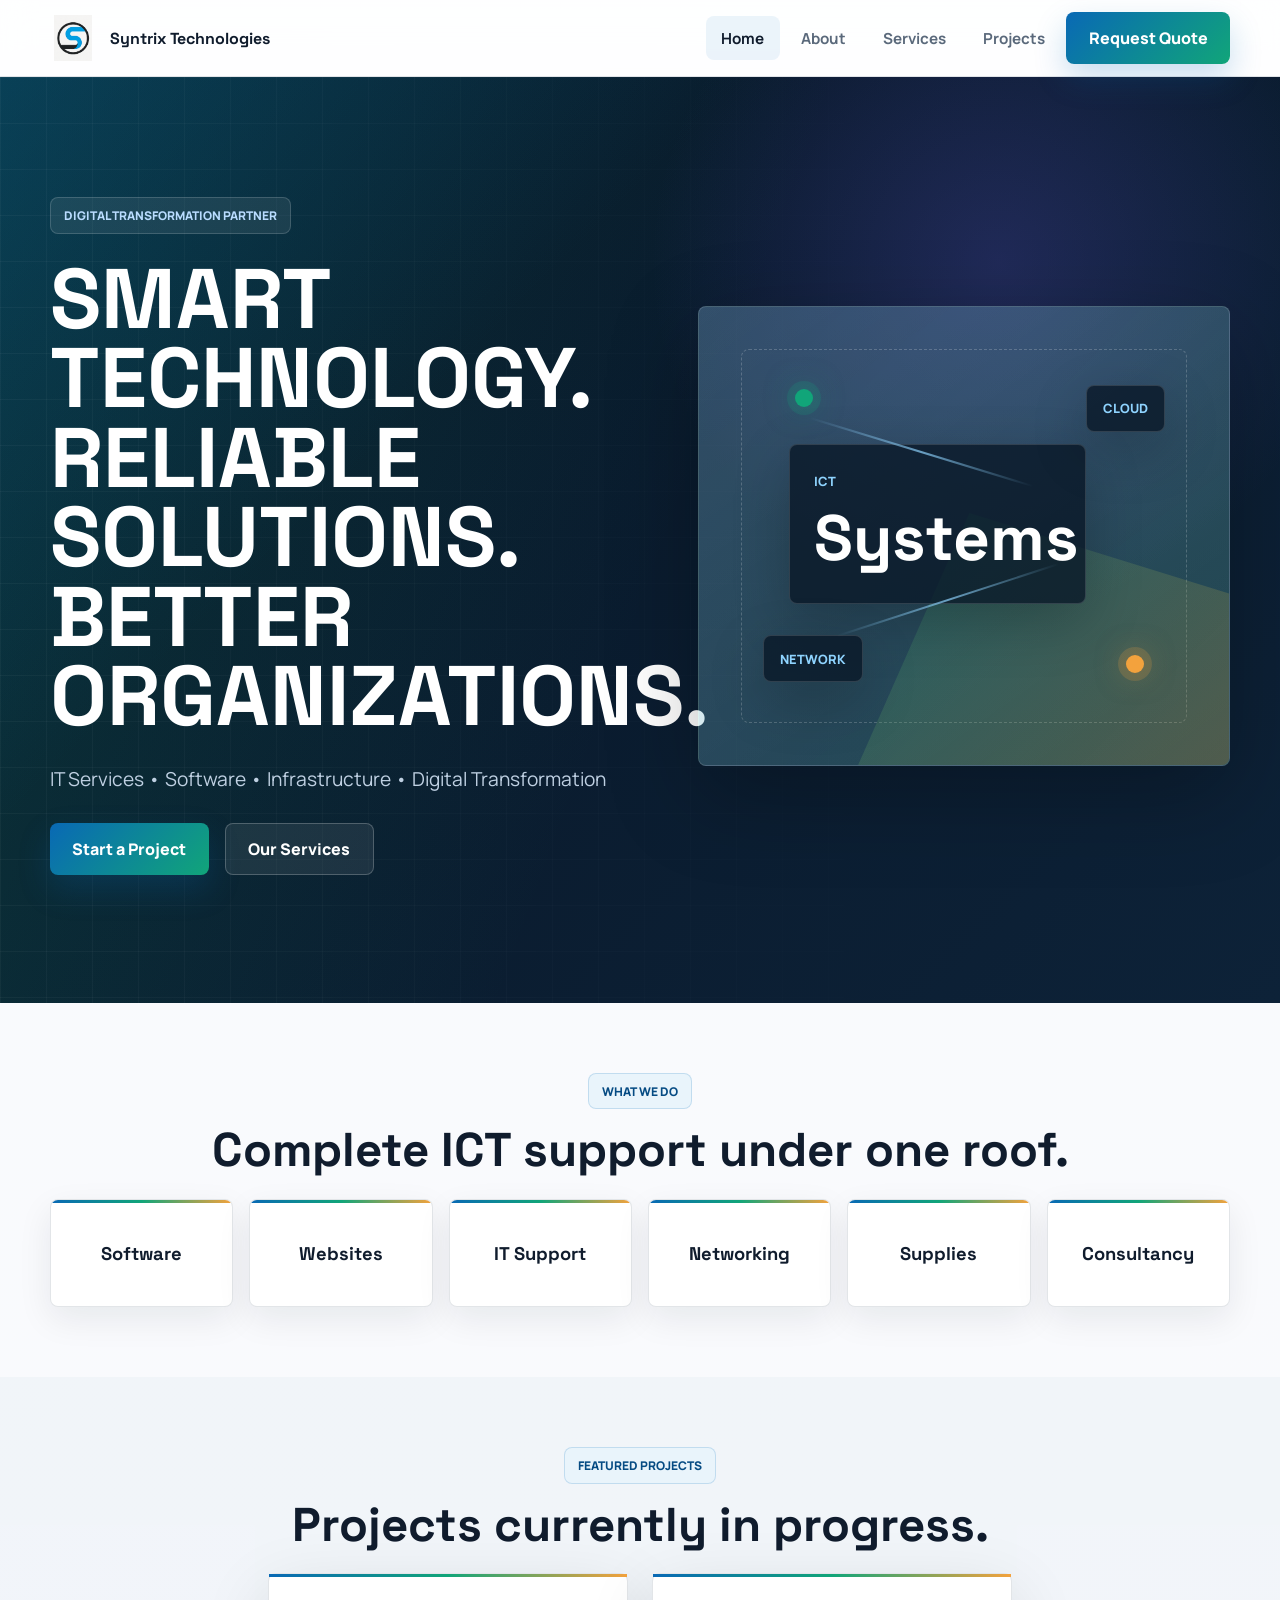
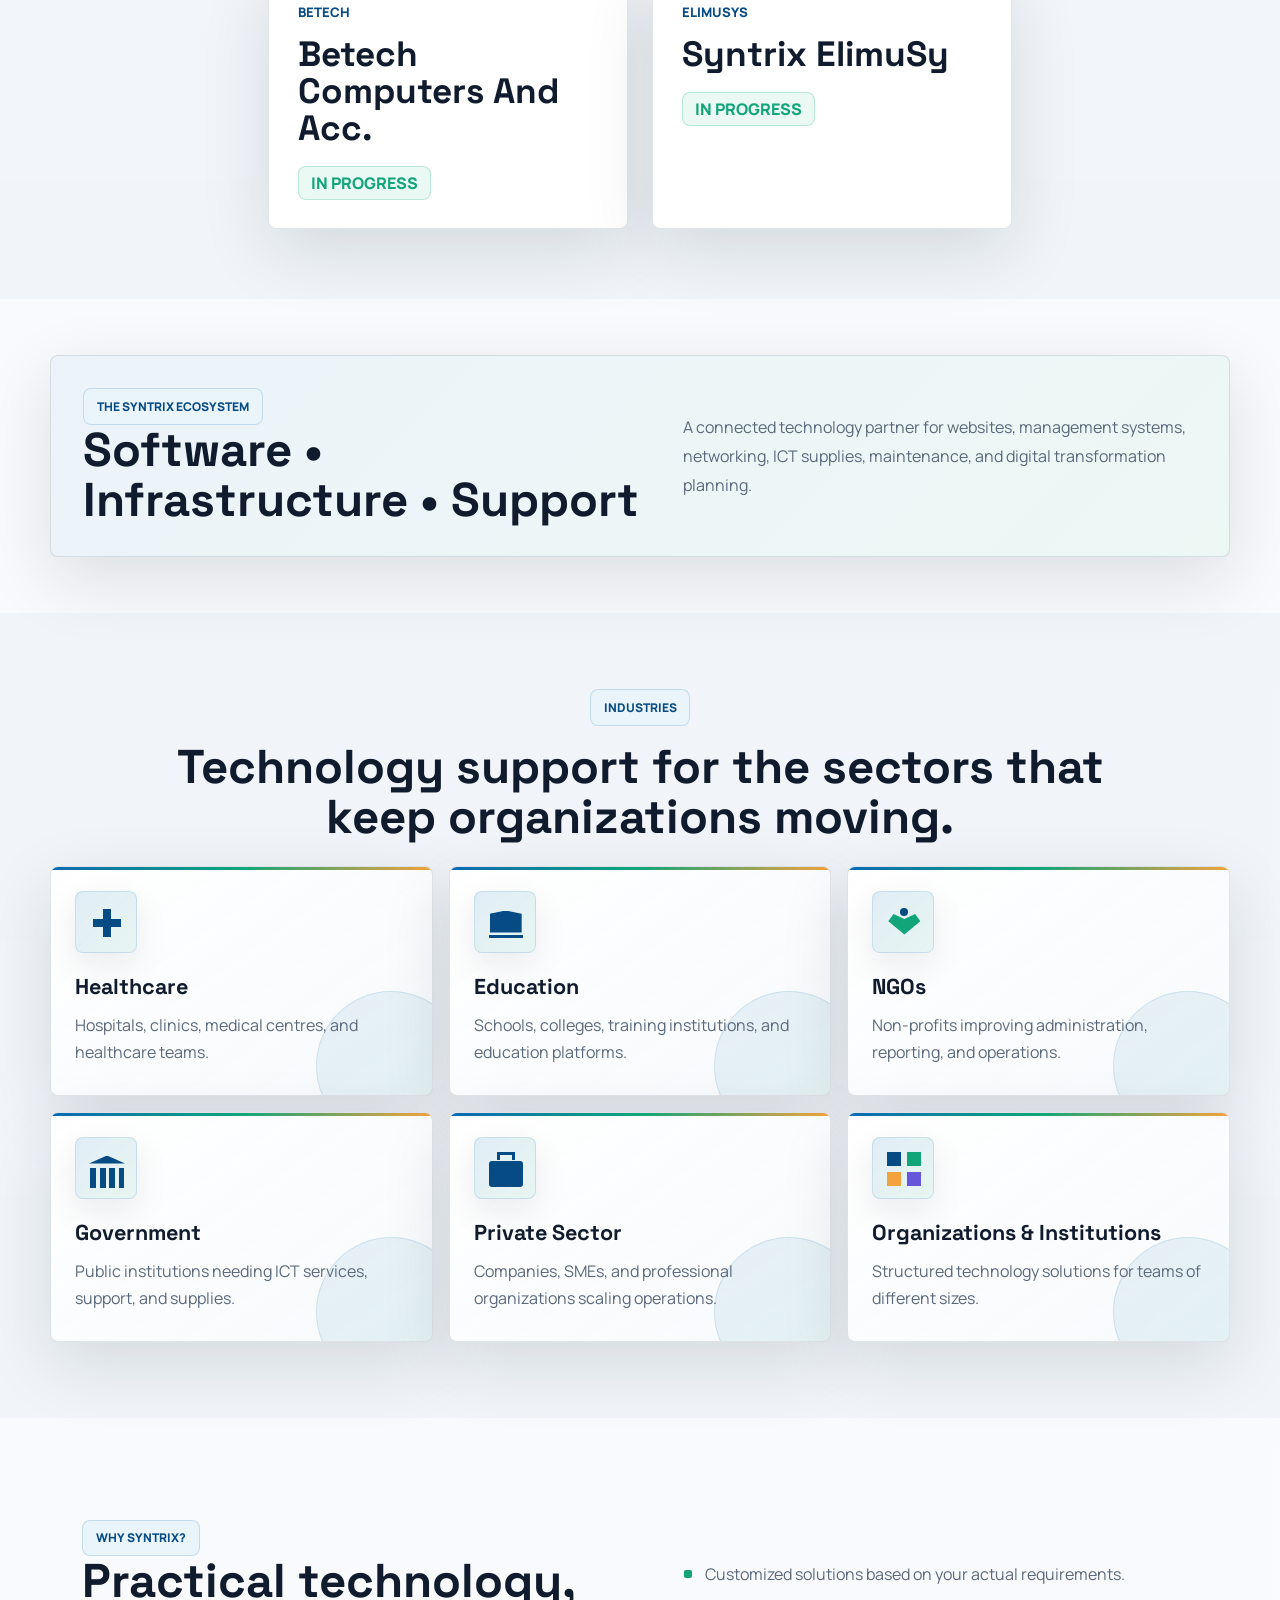
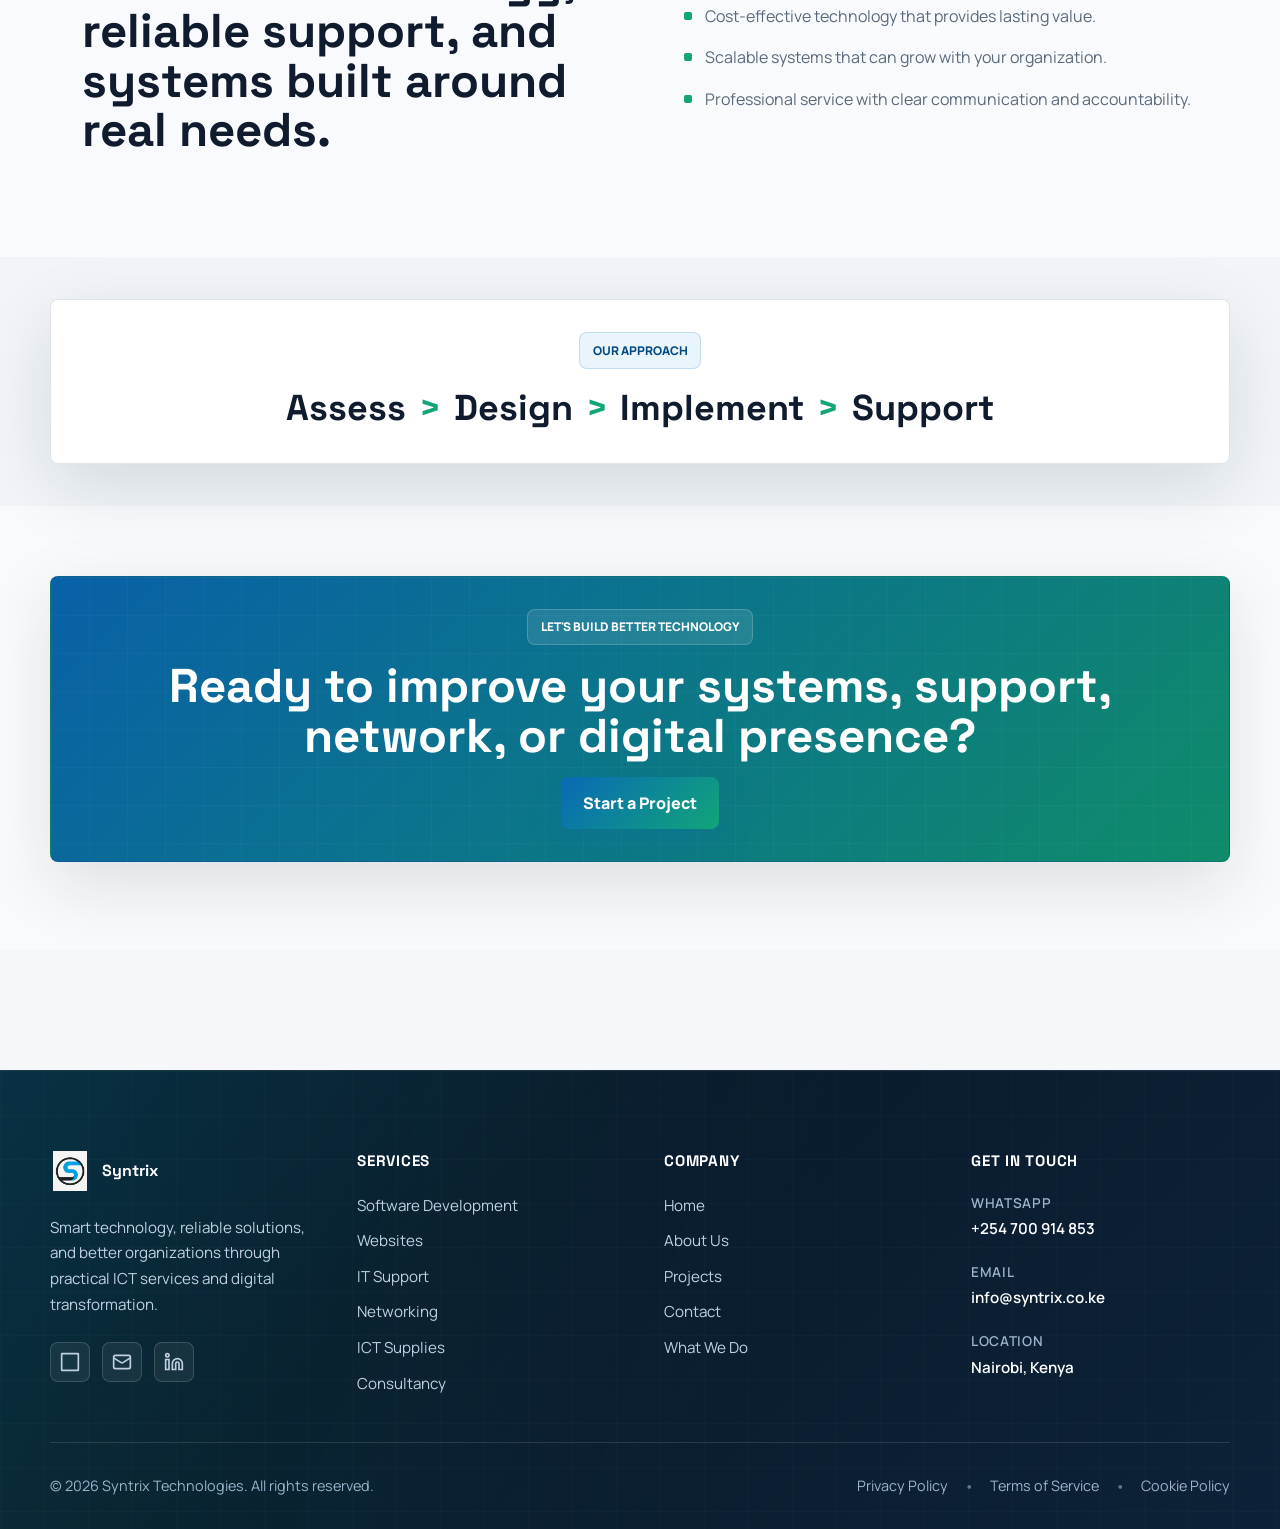
<file: Syntrix-technologies/index.html>
<!DOCTYPE html>
<html lang="en">
<head>
  <meta charset="UTF-8">
  <meta name="viewport" content="width=device-width, initial-scale=1.0">
  <title>Syntrix Technologies | ICT Services, Systems, Networking, and Support</title>
  <meta name="description" content="Syntrix Technologies provides practical ICT services, websites, management systems, networking, IT support, devices, and digital transformation consultancy.">
  <meta name="keywords" content="Syntrix Technologies, ICT services, website development, management systems, networking, IT support, ICT supplies, Kenya">
  <meta name="author" content="Syntrix Technologies">
  <meta property="og:title" content="Syntrix Technologies | ICT Services and Solutions">
  <meta property="og:description" content="Smart technology, reliable solutions, and better organizations through practical ICT services.">
  <meta property="og:type" content="website">
  <meta property="og:url" content="https://syntrix-technologies.netlify.app">
  <meta property="og:image" content="https://syntrix-technologies.netlify.app/assets/logo/syntrix-logo.png">
  <link rel="preconnect" href="https://fonts.googleapis.com">
  <link rel="preconnect" href="https://fonts.gstatic.com" crossorigin>
  <link href="https://fonts.googleapis.com/css2?family=Manrope:wght@400;500;600;700;800&family=Space+Grotesk:wght@500;700&display=swap" rel="stylesheet">
  <link rel="apple-touch-icon" sizes="180x180" href="assets/icons/apple-touch-icon.png">
  <link rel="icon" type="image/png" sizes="32x32" href="assets/icons/favicon-32x32.png">
  <link rel="icon" type="image/png" sizes="16x16" href="assets/icons/favicon-16x16.png">
  <link rel="manifest" href="assets/icons/site.webmanifest">
  <link rel="shortcut icon" href="assets/icons/favicon.ico">
  <meta name="theme-color" content="#07111f">
  <link rel="stylesheet" href="assets/css/site.css">
  <script type="application/ld+json">
    {
      "@context": "https://schema.org",
      "@type": "Organization",
      "name": "Syntrix Technologies",
      "url": "https://syntrix-technologies.netlify.app",
      "logo": "https://syntrix-technologies.netlify.app/assets/logo/syntrix-logo.png",
      "description": "Kenyan ICT company providing IT services, systems development, infrastructure support, ICT supplies, and digital transformation consultancy.",
      "sameAs": [
        "https://www.linkedin.com/in/emmanuel-kipyator",
        "https://wa.me/254700914853"
      ]
    }
  </script>
</head>
<body class="site-shell">
  <div class="grain"></div>
  <header class="site-header" data-site-header>
    <div class="container site-nav">
      <a class="brand" href="index.html" aria-label="Syntrix Technologies home">
        <img src="assets/logo/syntrix-logo.png" alt="Syntrix Technologies logo">
        <span class="brand-font">Syntrix Technologies</span>
      </a>
      <button class="menu-button" type="button" aria-label="Open navigation menu" aria-expanded="false" data-menu-toggle>
        <span></span>
        <span></span>
        <span></span>
      </button>
      <nav class="nav-links" aria-label="Primary">
        <a class="nav-link" href="index.html" aria-current="page" data-nav-link>Home</a>
        <a class="nav-link" href="about.html" data-nav-link>About</a>
        <a class="nav-link" href="services.html" data-nav-link>Services</a>
        <a class="nav-link" href="portfolio.html" data-nav-link>Projects</a>
        <a class="button nav-cta" href="contact.html" data-nav-link>Request Quote</a>
      </nav>
    </div>
  </header>

  <main>
    <section class="section hero-section">
      <div class="container hero-grid">
        <div class="hero-copy reveal">
          <div class="eyebrow hero-eyebrow">Digital transformation partner</div>
          <h1 class="hero-title">
            <span>Smart technology.</span>
            <span>Reliable solutions.</span>
            <span>Better organizations.</span>
          </h1>
          <p class="lede">IT Services &bull; Software &bull; Infrastructure &bull; Digital Transformation</p>
          <div class="button-row">
            <a class="button" href="contact.html">Start a Project</a>
            <a class="button-secondary" href="services.html">Our Services</a>
          </div>
        </div>
        <div class="technology-art reveal" aria-label="Technology art">
          <div class="art-card art-card-main">
            <span>ICT</span>
            <strong>Systems</strong>
          </div>
          <div class="art-card art-card-small">Cloud</div>
          <div class="art-card art-card-small">Network</div>
          <div class="art-node art-node-one"></div>
          <div class="art-node art-node-two"></div>
          <div class="art-line art-line-one"></div>
          <div class="art-line art-line-two"></div>
        </div>
      </div>
    </section>

    <section class="section compact-section">
      <div class="container section-center reveal">
        <div class="eyebrow">What we do</div>
        <h2 class="section-title">Complete ICT support under one roof.</h2>
      </div>
      <div class="container service-cloud reveal">
        <a href="services.html">Software</a>
        <a href="services.html">Websites</a>
        <a href="services.html">IT Support</a>
        <a href="services.html">Networking</a>
        <a href="services.html">Supplies</a>
        <a href="services.html">Consultancy</a>
      </div>
    </section>

    <section class="section compact-section">
      <div class="container section-center reveal">
        <div class="eyebrow">Featured projects</div>
        <h2 class="section-title">Projects currently in progress.</h2>
      </div>
      <div class="container featured-projects">
        <article class="project-tile reveal">
          <div class="card-kicker">Betech</div>
          <h3>Betech Computers And Acc.</h3>
          <p>In progress</p>
        </article>
        <article class="project-tile reveal">
          <div class="card-kicker">ElimuSys</div>
          <h3>Syntrix ElimuSy</h3>
          <p>In progress</p>
        </article>
      </div>
    </section>

    <section class="section ecosystem-section">
      <div class="container ecosystem-band reveal">
        <div>
          <div class="eyebrow">The Syntrix ecosystem</div>
          <h2 class="section-title">Software &bull; Infrastructure &bull; Support</h2>
        </div>
        <p class="section-copy">A connected technology partner for websites, management systems, networking, ICT supplies, maintenance, and digital transformation planning.</p>
      </div>
    </section>

    <section class="section industries-section">
      <div class="container section-center reveal">
        <div class="eyebrow">Industries</div>
        <h2 class="section-title">Technology support for the sectors that keep organizations moving.</h2>
      </div>
      <div class="container industry-grid">
        <article class="industry-tile industry-health reveal">
          <div class="industry-mark" aria-hidden="true"></div>
          <h3>Healthcare</h3>
          <p>Hospitals, clinics, medical centres, and healthcare teams.</p>
        </article>
        <article class="industry-tile industry-education reveal">
          <div class="industry-mark" aria-hidden="true"></div>
          <h3>Education</h3>
          <p>Schools, colleges, training institutions, and education platforms.</p>
        </article>
        <article class="industry-tile industry-ngo reveal">
          <div class="industry-mark" aria-hidden="true"></div>
          <h3>NGOs</h3>
          <p>Non-profits improving administration, reporting, and operations.</p>
        </article>
        <article class="industry-tile industry-government reveal">
          <div class="industry-mark" aria-hidden="true"></div>
          <h3>Government</h3>
          <p>Public institutions needing ICT services, support, and supplies.</p>
        </article>
        <article class="industry-tile industry-private reveal">
          <div class="industry-mark" aria-hidden="true"></div>
          <h3>Private Sector</h3>
          <p>Companies, SMEs, and professional organizations scaling operations.</p>
        </article>
        <article class="industry-tile industry-institutions reveal">
          <div class="industry-mark" aria-hidden="true"></div>
          <h3>Organizations &amp; Institutions</h3>
          <p>Structured technology solutions for teams of different sizes.</p>
        </article>
      </div>
    </section>

    <section class="section compact-section">
      <div class="container split-grid">
        <div class="content-block reveal">
          <div class="eyebrow">Why Syntrix?</div>
          <h2 class="section-title">Practical technology, reliable support, and systems built around real needs.</h2>
        </div>
        <div class="content-block reveal">
          <ul class="list">
            <li>Customized solutions based on your actual requirements.</li>
            <li>Cost-effective technology that provides lasting value.</li>
            <li>Scalable systems that can grow with your organization.</li>
            <li>Professional service with clear communication and accountability.</li>
          </ul>
        </div>
      </div>
    </section>

    <section class="section strip-section">
      <div class="container approach-band reveal">
        <div class="eyebrow">Our approach</div>
        <div class="approach-flow">
          <span>Assess</span>
          <span>Design</span>
          <span>Implement</span>
          <span>Support</span>
        </div>
      </div>
    </section>

    <section class="section final-cta-section">
      <div class="container cta-band reveal">
        <div class="footer-card section-center">
          <div class="eyebrow">Let's build better technology</div>
          <h2 class="section-title">Ready to improve your systems, support, network, or digital presence?</h2>
          <div class="button-row button-row-center">
            <a class="button" href="contact.html">Start a Project</a>
          </div>
        </div>
      </div>
    </section>
  </main>

  <footer class="footer">
    <div class="container">
      <div class="footer-content">
        <div class="footer-grid">
          <!-- Brand & About -->
          <div class="footer-column reveal">
            <div class="brand footer-brand">
              <img src="assets/logo/syntrix-logo.png" alt="Syntrix Technologies logo">
              <span class="brand-font">Syntrix</span>
            </div>
            <p class="footer-desc">Smart technology, reliable solutions, and better organizations through practical ICT services and digital transformation.</p>
            <div class="social-links">
              <a href="https://wa.me/254700914853?text=Hello%20Syntrix%20Technologies,%20I%20would%20like%20to%20inquire%20about%20your%20services." target="_blank" rel="noreferrer" aria-label="WhatsApp" class="social-link">
                <svg width="20" height="20" viewBox="0 0 24 24" fill="none" stroke="currentColor" stroke-width="2"><path d="M21.5 2H2.5A.5.5 0 0 0 2 2.5v19A.5.5 0 0 0 2.5 22h19A.5.5 0 0 0 22 21.5v-19A.5.5 0 0 0 21.5 2Z"></path></svg>
              </a>
              <a href="mailto:info@syntrix.co.ke" aria-label="Email" class="social-link">
                <svg width="20" height="20" viewBox="0 0 24 24" fill="none" stroke="currentColor" stroke-width="2"><rect x="2" y="4" width="20" height="16" rx="2"></rect><path d="m22 7-8.97 5.7a1.94 1.94 0 0 1-2.06 0L2 7"></path></svg>
              </a>
              <a href="https://www.linkedin.com/in/emmanuel-kipyator" target="_blank" rel="noreferrer" aria-label="LinkedIn" class="social-link">
                <svg width="20" height="20" viewBox="0 0 24 24" fill="none" stroke="currentColor" stroke-width="2"><path d="M16 8a6 6 0 0 1 6 6v7h-4v-7a2 2 0 0 0-2-2 2 2 0 0 0-2 2v7h-4v-7a6 6 0 0 1 6-6zM2 9h4v12H2z"></path><circle cx="4" cy="4" r="2"></circle></svg>
              </a>
            </div>
          </div>

          <!-- Services -->
          <div class="footer-column reveal">
            <h4 class="footer-heading">Services</h4>
            <ul class="footer-links">
              <li><a href="services.html">Software Development</a></li>
              <li><a href="services.html">Websites</a></li>
              <li><a href="services.html">IT Support</a></li>
              <li><a href="services.html">Networking</a></li>
              <li><a href="services.html">ICT Supplies</a></li>
              <li><a href="services.html">Consultancy</a></li>
            </ul>
          </div>

          <!-- Company -->
          <div class="footer-column reveal">
            <h4 class="footer-heading">Company</h4>
            <ul class="footer-links">
              <li><a href="index.html">Home</a></li>
              <li><a href="about.html">About Us</a></li>
              <li><a href="portfolio.html">Projects</a></li>
              <li><a href="contact.html">Contact</a></li>
              <li><a href="services.html">What We Do</a></li>
            </ul>
          </div>

          <!-- Contact Info -->
          <div class="footer-column reveal">
            <h4 class="footer-heading">Get in Touch</h4>
            <div class="contact-info">
              <div class="contact-item">
                <div class="contact-label">WhatsApp</div>
                <a href="https://wa.me/254700914853" target="_blank" rel="noreferrer" class="contact-value">+254 700 914 853</a>
              </div>
              <div class="contact-item">
                <div class="contact-label">Email</div>
                <a href="mailto:info@syntrix.co.ke" class="contact-value">info@syntrix.co.ke</a>
              </div>
              <div class="contact-item">
                <div class="contact-label">Location</div>
                <div class="contact-value">Nairobi, Kenya</div>
              </div>
            </div>
          </div>
        </div>

        <!-- Footer Bottom -->
        <div class="footer-bottom reveal">
          <div class="footer-bottom-content">
            <p class="copyright">&copy; 2026 Syntrix Technologies. All rights reserved.</p>
            <div class="footer-bottom-links">
              <a href="#" class="footer-link-small">Privacy Policy</a>
              <span class="separator">•</span>
              <a href="#" class="footer-link-small">Terms of Service</a>
              <span class="separator">•</span>
              <a href="#" class="footer-link-small">Cookie Policy</a>
            </div>
          </div>
        </div>
      </div>
    </div>
  </footer>

  <script src="assets/js/site.js"></script>
</body>
</html>
</file>
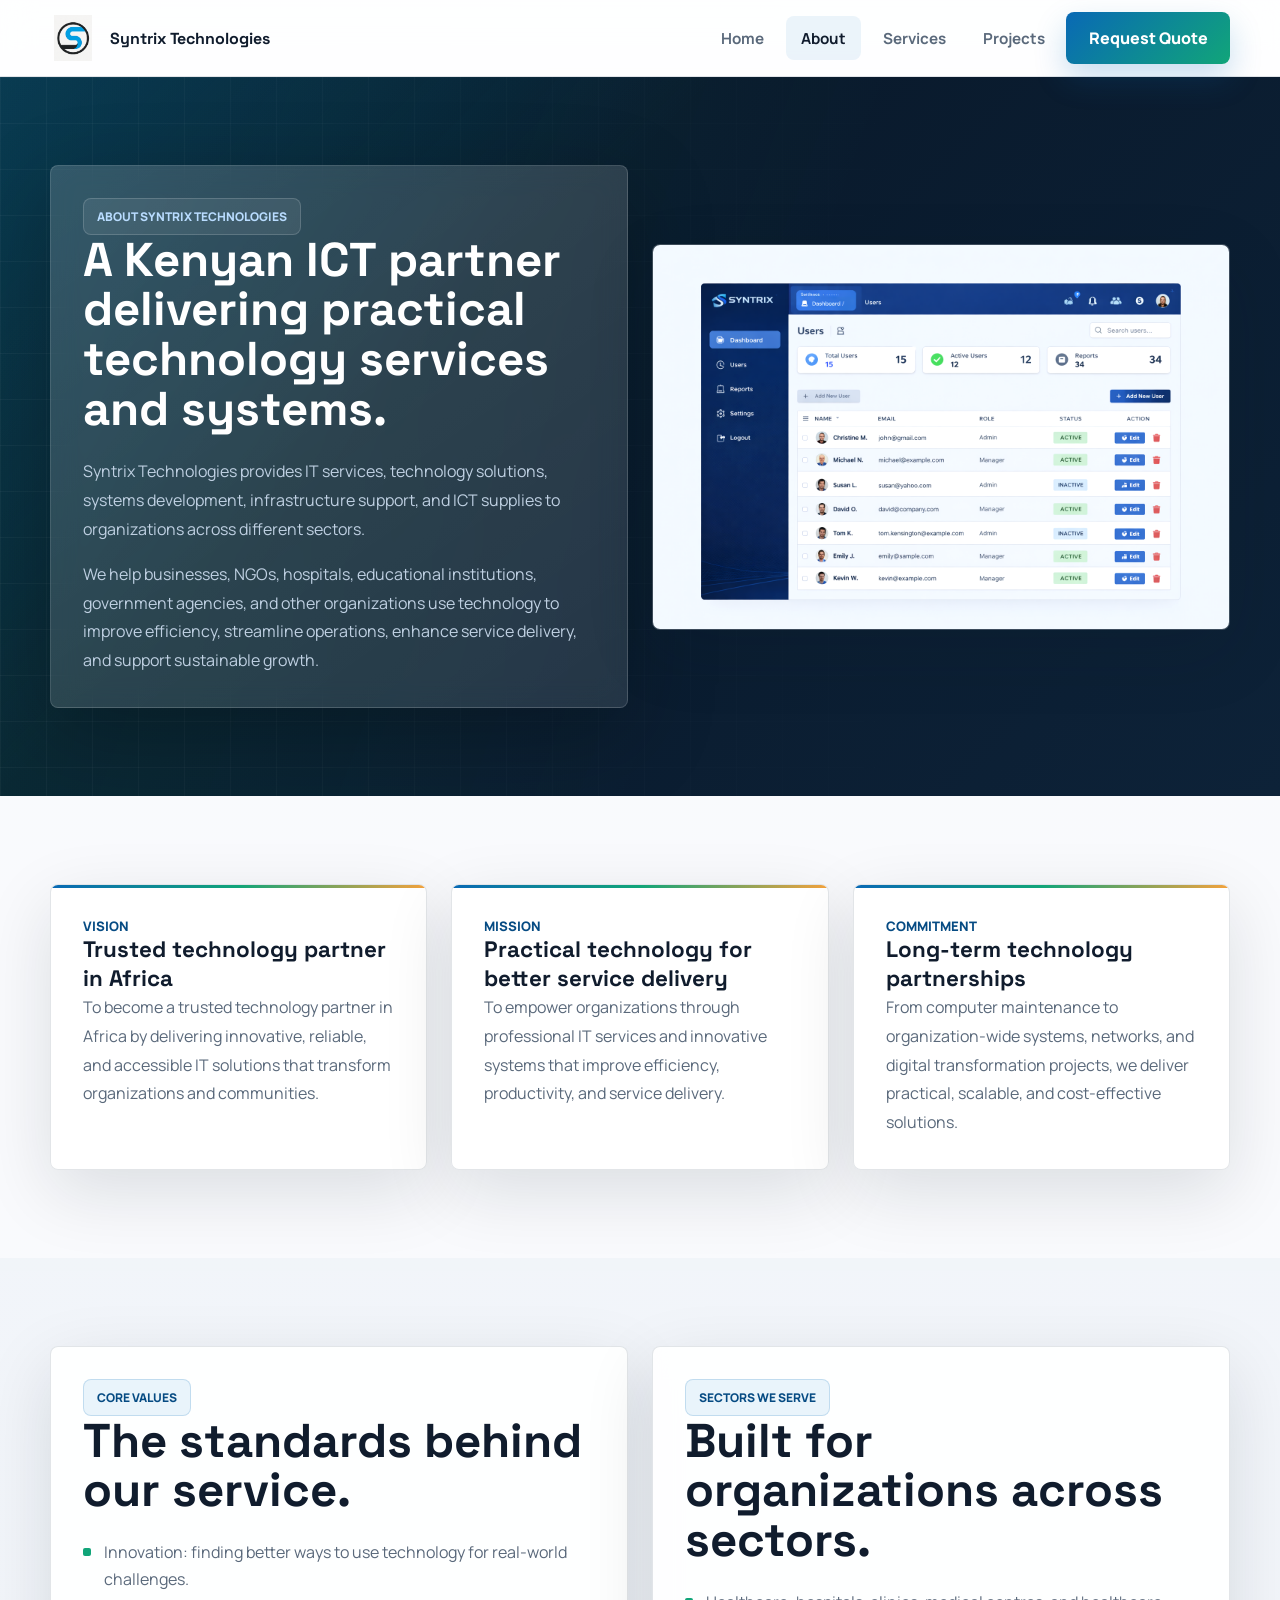
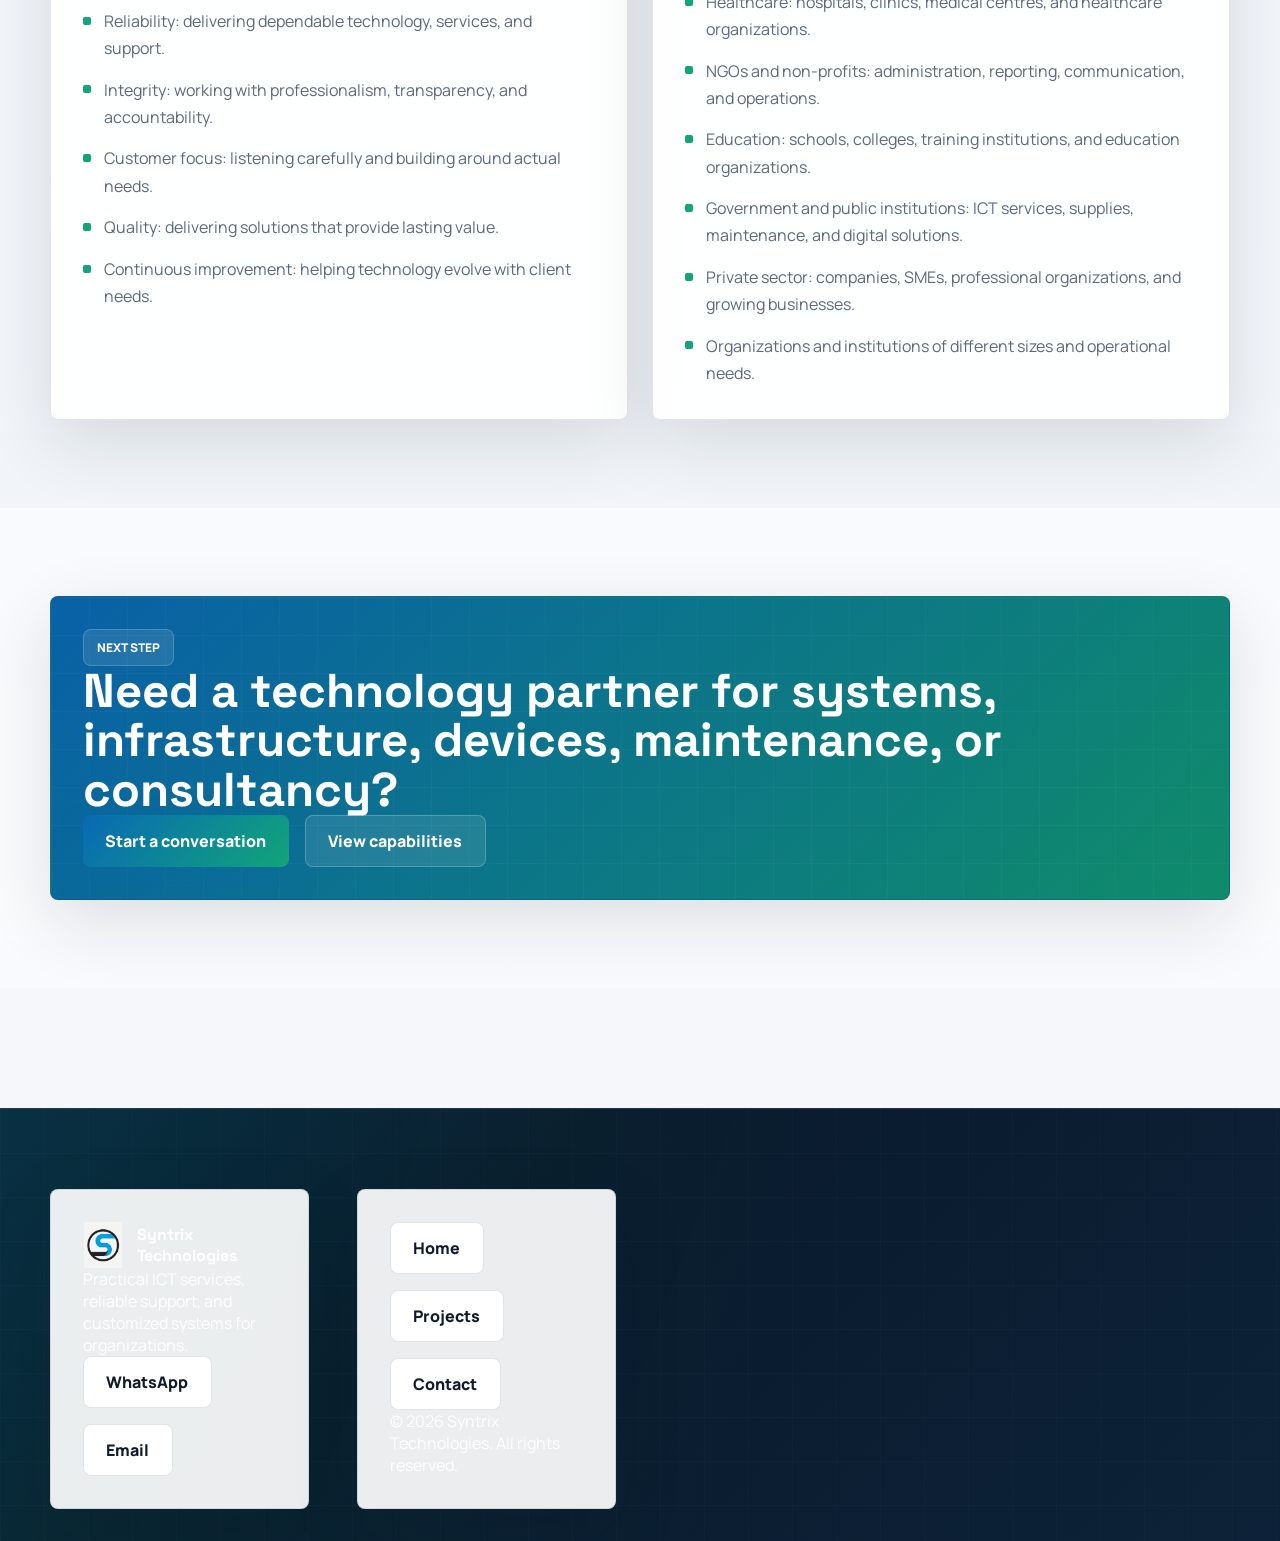
<file: Syntrix-technologies/about.html>
<!DOCTYPE html>
<html lang="en">
<head>
  <meta charset="UTF-8">
  <meta name="viewport" content="width=device-width, initial-scale=1.0">
  <title>About | Syntrix Technologies</title>
  <meta name="description" content="Learn about Syntrix Technologies, a Kenyan ICT company delivering IT services, systems, support, infrastructure, supplies, and digital transformation solutions.">
  <link rel="preconnect" href="https://fonts.googleapis.com">
  <link rel="preconnect" href="https://fonts.gstatic.com" crossorigin>
  <link href="https://fonts.googleapis.com/css2?family=Manrope:wght@400;500;600;700;800&family=Space+Grotesk:wght@500;700&display=swap" rel="stylesheet">
  <link rel="apple-touch-icon" sizes="180x180" href="assets/icons/apple-touch-icon.png">
  <link rel="icon" type="image/png" sizes="32x32" href="assets/icons/favicon-32x32.png">
  <link rel="icon" type="image/png" sizes="16x16" href="assets/icons/favicon-16x16.png">
  <link rel="manifest" href="assets/icons/site.webmanifest">
  <link rel="shortcut icon" href="assets/icons/favicon.ico">
  <meta name="theme-color" content="#07111f">
  <link rel="stylesheet" href="assets/css/site.css">
</head>
<body class="site-shell">
  <div class="grain"></div>
  <header class="site-header" data-site-header>
    <div class="container site-nav">
      <a class="brand" href="index.html" aria-label="Syntrix Technologies home">
        <img src="assets/logo/syntrix-logo.png" alt="Syntrix Technologies logo">
        <span class="brand-font">Syntrix Technologies</span>
      </a>
      <button class="menu-button" type="button" aria-label="Open navigation menu" aria-expanded="false" data-menu-toggle>
        <span></span>
        <span></span>
        <span></span>
      </button>
      <nav class="nav-links" aria-label="Primary">
        <a class="nav-link" href="index.html" data-nav-link>Home</a>
        <a class="nav-link" href="about.html" aria-current="page" data-nav-link>About</a>
        <a class="nav-link" href="services.html" data-nav-link>Services</a>
        <a class="nav-link" href="portfolio.html" data-nav-link>Projects</a>
        <a class="button nav-cta" href="contact.html" data-nav-link>Request Quote</a>
      </nav>
    </div>
  </header>

  <main>
    <section class="section">
      <div class="container split-grid">
        <div class="panel content-block reveal">
          <div class="eyebrow">About Syntrix Technologies</div>
          <h1 class="section-title">A Kenyan ICT partner delivering practical technology services and systems.</h1>
          <p class="section-copy" style="margin-top: 1.5rem;">Syntrix Technologies provides IT services, technology solutions, systems development, infrastructure support, and ICT supplies to organizations across different sectors.</p>
          <p class="section-copy" style="margin-top: 1rem;">We help businesses, NGOs, hospitals, educational institutions, government agencies, and other organizations use technology to improve efficiency, streamline operations, enhance service delivery, and support sustainable growth.</p>
        </div>
        <div class="media-card reveal">
          <img src="images/management.jpg" alt="Digital management workflow">
        </div>
      </div>
    </section>

    <section class="section">
      <div class="container card-grid">
        <article class="card reveal">
          <div class="card-body">
            <div class="card-kicker">Vision</div>
            <h3>Trusted technology partner in Africa</h3>
            <p class="section-copy">To become a trusted technology partner in Africa by delivering innovative, reliable, and accessible IT solutions that transform organizations and communities.</p>
          </div>
        </article>
        <article class="card reveal">
          <div class="card-body">
            <div class="card-kicker">Mission</div>
            <h3>Practical technology for better service delivery</h3>
            <p class="section-copy">To empower organizations through professional IT services and innovative systems that improve efficiency, productivity, and service delivery.</p>
          </div>
        </article>
        <article class="card reveal">
          <div class="card-body">
            <div class="card-kicker">Commitment</div>
            <h3>Long-term technology partnerships</h3>
            <p class="section-copy">From computer maintenance to organization-wide systems, networks, and digital transformation projects, we deliver practical, scalable, and cost-effective solutions.</p>
          </div>
        </article>
      </div>
    </section>

    <section class="section">
      <div class="container project-grid">
        <div class="panel project-copy reveal">
          <div class="eyebrow">Core values</div>
          <h2 class="section-title">The standards behind our service.</h2>
          <ul class="list" style="margin-top: 1.5rem;">
            <li>Innovation: finding better ways to use technology for real-world challenges.</li>
            <li>Reliability: delivering dependable technology, services, and support.</li>
            <li>Integrity: working with professionalism, transparency, and accountability.</li>
            <li>Customer focus: listening carefully and building around actual needs.</li>
            <li>Quality: delivering solutions that provide lasting value.</li>
            <li>Continuous improvement: helping technology evolve with client needs.</li>
          </ul>
        </div>
        <div class="panel project-copy reveal">
          <div class="eyebrow">Sectors we serve</div>
          <h2 class="section-title">Built for organizations across sectors.</h2>
          <ul class="list" style="margin-top: 1.5rem;">
            <li>Healthcare: hospitals, clinics, medical centres, and healthcare organizations.</li>
            <li>NGOs and non-profits: administration, reporting, communication, and operations.</li>
            <li>Education: schools, colleges, training institutions, and education organizations.</li>
            <li>Government and public institutions: ICT services, supplies, maintenance, and digital solutions.</li>
            <li>Private sector: companies, SMEs, professional organizations, and growing businesses.</li>
            <li>Organizations and institutions of different sizes and operational needs.</li>
          </ul>
        </div>
      </div>
    </section>

    <section class="section">
      <div class="container cta-band reveal">
        <div class="footer-card">
          <div class="eyebrow">Next step</div>
          <h2 class="section-title">Need a technology partner for systems, infrastructure, devices, maintenance, or consultancy?</h2>
          <div class="button-row">
            <a class="button" href="contact.html">Start a conversation</a>
            <a class="button-secondary" href="services.html">View capabilities</a>
          </div>
        </div>
      </div>
    </section>
  </main>

  <footer class="footer">
    <div class="container footer-grid">
      <div class="panel footer-card reveal">
        <div class="brand">
          <img src="assets/logo/syntrix-logo.png" alt="Syntrix Technologies logo">
          <span class="brand-font">Syntrix Technologies</span>
        </div>
        <p class="footer-mini">Practical ICT services, reliable support, and customized systems for organizations.</p>
        <div class="button-row">
          <a class="button-secondary" href="https://wa.me/254700914853?text=Hello%20Syntrix%20Technologies,%20I%20would%20like%20to%20inquire%20about%20your%20services." target="_blank" rel="noreferrer">WhatsApp</a>
          <a class="button-secondary" href="mailto:info@syntrix.co.ke">Email</a>
        </div>
      </div>
      <div class="panel footer-card reveal">
        <div class="button-row">
          <a class="button-secondary" href="index.html">Home</a>
          <a class="button-secondary" href="portfolio.html">Projects</a>
          <a class="button-secondary" href="contact.html">Contact</a>
        </div>
        <p class="footer-mini">&copy; 2026 Syntrix Technologies. All rights reserved.</p>
      </div>
    </div>
  </footer>

  <script src="assets/js/site.js"></script>
</body>
</html>
</file>
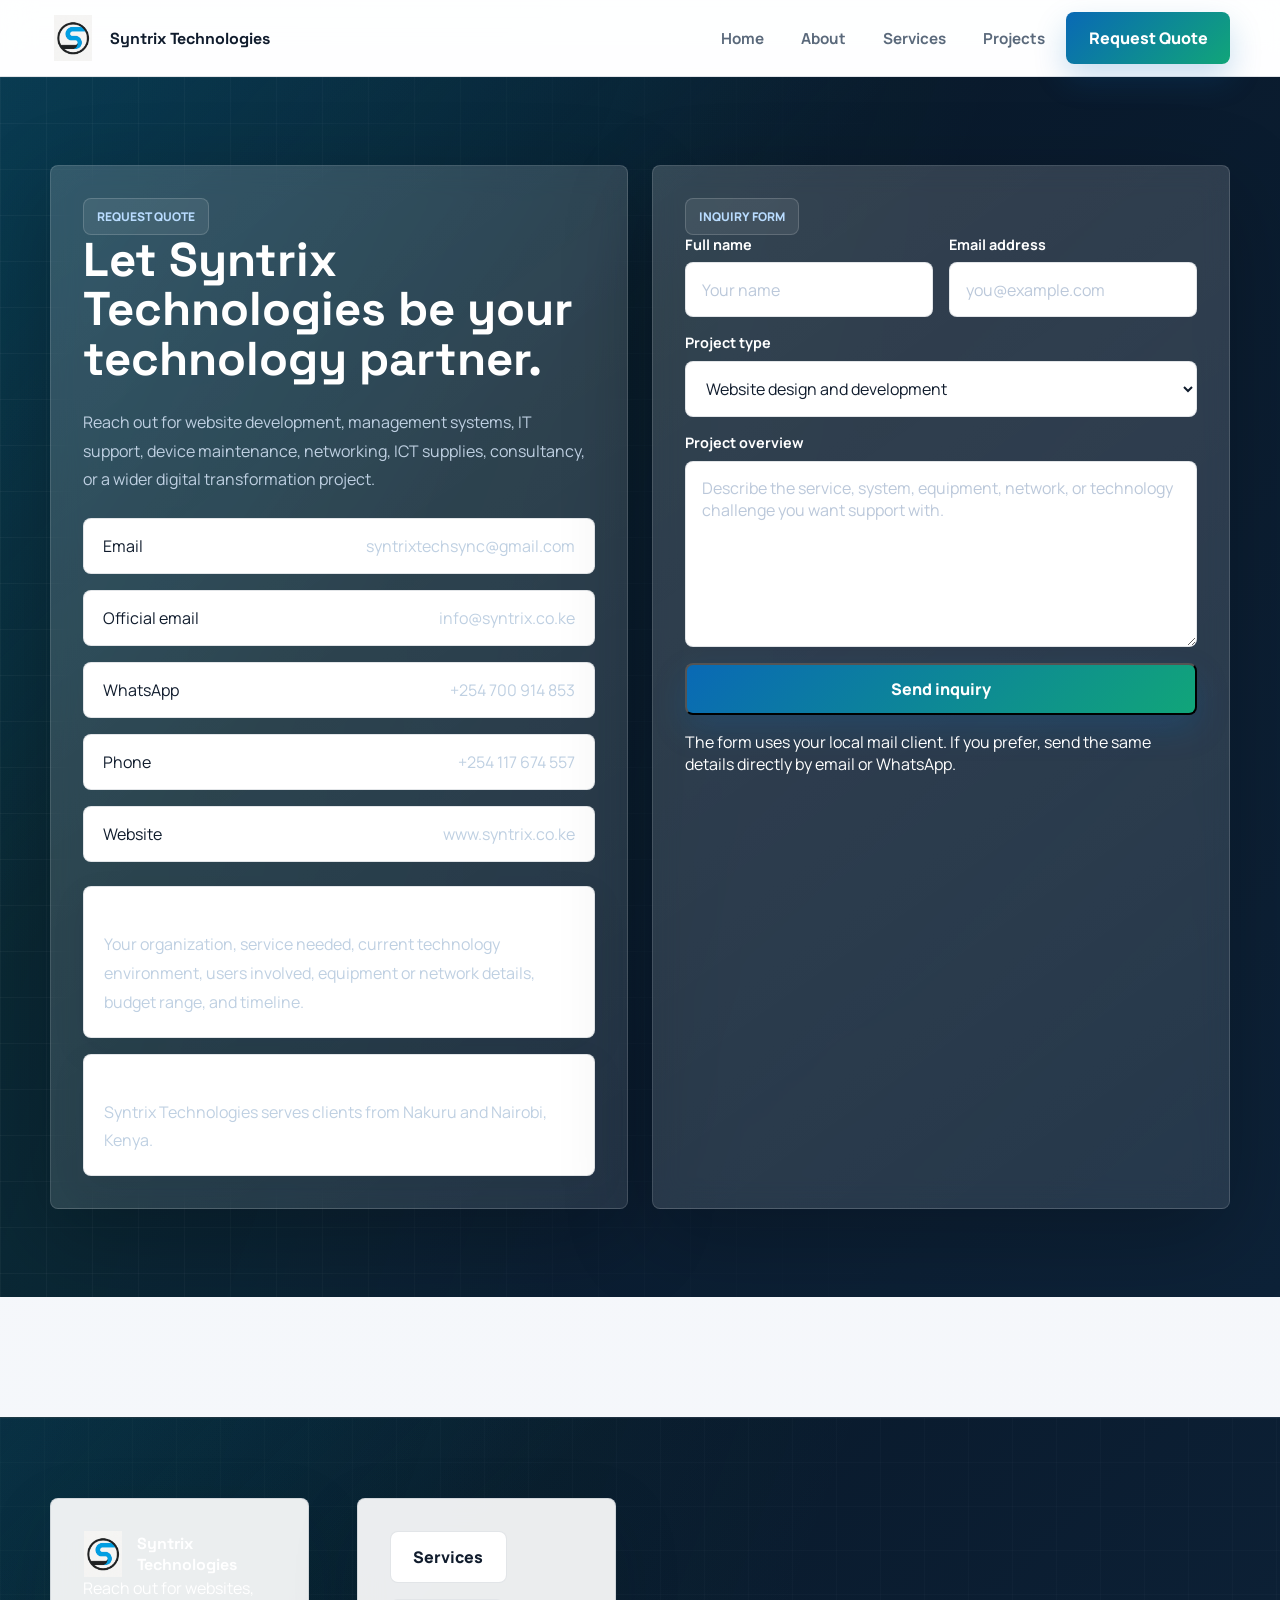
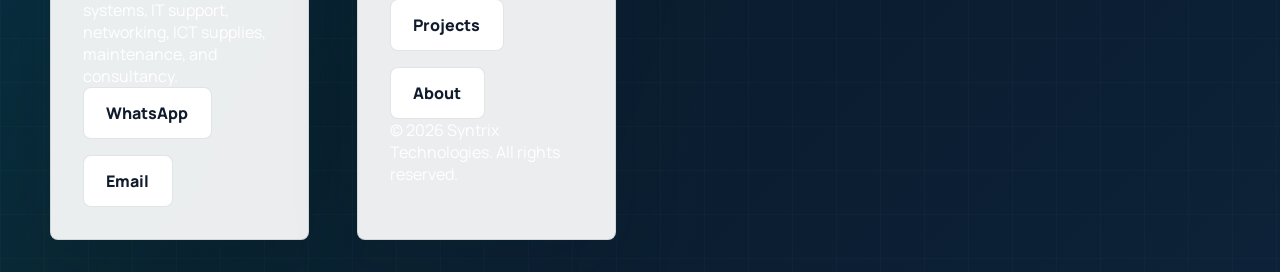
<file: Syntrix-technologies/contact.html>
<!DOCTYPE html>
<html lang="en">
<head>
  <meta charset="UTF-8">
  <meta name="viewport" content="width=device-width, initial-scale=1.0">
  <title>Contact | Syntrix Technologies</title>
  <meta name="description" content="Contact Syntrix Technologies to discuss websites, management systems, IT support, networking, ICT supplies, consultancy, or digital transformation projects.">
  <link rel="preconnect" href="https://fonts.googleapis.com">
  <link rel="preconnect" href="https://fonts.gstatic.com" crossorigin>
  <link href="https://fonts.googleapis.com/css2?family=Manrope:wght@400;500;600;700;800&family=Space+Grotesk:wght@500;700&display=swap" rel="stylesheet">
  <link rel="apple-touch-icon" sizes="180x180" href="assets/icons/apple-touch-icon.png">
  <link rel="icon" type="image/png" sizes="32x32" href="assets/icons/favicon-32x32.png">
  <link rel="icon" type="image/png" sizes="16x16" href="assets/icons/favicon-16x16.png">
  <link rel="manifest" href="assets/icons/site.webmanifest">
  <link rel="shortcut icon" href="assets/icons/favicon.ico">
  <meta name="theme-color" content="#07111f">
  <link rel="stylesheet" href="assets/css/site.css">
</head>
<body class="site-shell">
  <div class="grain"></div>
  <header class="site-header" data-site-header>
    <div class="container site-nav">
      <a class="brand" href="index.html" aria-label="Syntrix Technologies home">
        <img src="assets/logo/syntrix-logo.png" alt="Syntrix Technologies logo">
        <span class="brand-font">Syntrix Technologies</span>
      </a>
      <button class="menu-button" type="button" aria-label="Open navigation menu" aria-expanded="false" data-menu-toggle>
        <span></span>
        <span></span>
        <span></span>
      </button>
      <nav class="nav-links" aria-label="Primary">
        <a class="nav-link" href="index.html" data-nav-link>Home</a>
        <a class="nav-link" href="about.html" data-nav-link>About</a>
        <a class="nav-link" href="services.html" data-nav-link>Services</a>
        <a class="nav-link" href="portfolio.html" data-nav-link>Projects</a>
        <a class="button nav-cta" href="contact.html" aria-current="page" data-nav-link>Request Quote</a>
      </nav>
    </div>
  </header>

  <main>
    <section class="section">
      <div class="container contact-grid">
        <div class="panel contact-card reveal">
          <div class="eyebrow">Request quote</div>
          <h1 class="section-title">Let Syntrix Technologies be your technology partner.</h1>
          <p class="section-copy" style="margin-top: 1.5rem;">Reach out for website development, management systems, IT support, device maintenance, networking, ICT supplies, consultancy, or a wider digital transformation project.</p>
          <div class="contact-list" style="margin-top: 1.5rem;">
            <a class="contact-link" href="mailto:syntrixtechsync@gmail.com">
              <span>Email</span>
              <span class="muted">syntrixtechsync@gmail.com</span>
            </a>
            <a class="contact-link" href="mailto:info@syntrix.co.ke">
              <span>Official email</span>
              <span class="muted">info@syntrix.co.ke</span>
            </a>
            <a class="contact-link" href="https://wa.me/254700914853?text=Hello%20Syntrix%20Technologies,%20I%20would%20like%20to%20inquire%20about%20your%20services." target="_blank" rel="noreferrer">
              <span>WhatsApp</span>
              <span class="muted">+254 700 914 853</span>
            </a>
            <a class="contact-link" href="tel:+254117674557">
              <span>Phone</span>
              <span class="muted">+254 117 674 557</span>
            </a>
            <a class="contact-link" href="https://www.syntrix.co.ke" target="_blank" rel="noreferrer">
              <span>Website</span>
              <span class="muted">www.syntrix.co.ke</span>
            </a>
          </div>
          <div class="timeline" style="margin-top: 1.5rem;">
            <div class="timeline-item">
              <h3>Best details to include</h3>
              <p class="section-copy">Your organization, service needed, current technology environment, users involved, equipment or network details, budget range, and timeline.</p>
            </div>
            <div class="timeline-item">
              <h3>Location</h3>
              <p class="section-copy">Syntrix Technologies serves clients from Nakuru and Nairobi, Kenya.</p>
            </div>
          </div>
        </div>

        <div class="form-panel contact-card reveal">
          <div class="eyebrow">Inquiry form</div>
          <form class="form-row" action="mailto:syntrixtechsync@gmail.com" method="post" enctype="text/plain">
            <div class="form-grid">
              <div class="field">
                <label for="name">Full name</label>
                <input id="name" name="name" type="text" placeholder="Your name" required>
              </div>
              <div class="field">
                <label for="email">Email address</label>
                <input id="email" name="email" type="email" placeholder="you@example.com" required>
              </div>
            </div>
            <div class="field">
              <label for="project-type">Project type</label>
              <select id="project-type" name="project-type">
                <option>Website design and development</option>
                <option>Management system development</option>
                <option>IT support and maintenance</option>
                <option>Networking and infrastructure</option>
                <option>Technology devices and ICT supplies</option>
                <option>IT consultancy and digital transformation</option>
                <option>Mixed scope</option>
              </select>
            </div>
            <div class="field">
              <label for="message">Project overview</label>
              <textarea id="message" name="message" rows="7" placeholder="Describe the service, system, equipment, network, or technology challenge you want support with." required></textarea>
            </div>
            <button class="button" type="submit">Send inquiry</button>
            <p class="footer-mini">The form uses your local mail client. If you prefer, send the same details directly by email or WhatsApp.</p>
          </form>
        </div>
      </div>
    </section>
  </main>

  <footer class="footer">
    <div class="container footer-grid">
      <div class="panel footer-card reveal">
        <div class="brand">
          <img src="assets/logo/syntrix-logo.png" alt="Syntrix Technologies logo">
          <span class="brand-font">Syntrix Technologies</span>
        </div>
        <p class="footer-mini">Reach out for websites, systems, IT support, networking, ICT supplies, maintenance, and consultancy.</p>
        <div class="button-row">
          <a class="button-secondary" href="https://wa.me/254700914853?text=Hello%20Syntrix%20Technologies,%20I%20would%20like%20to%20inquire%20about%20your%20services." target="_blank" rel="noreferrer">WhatsApp</a>
          <a class="button-secondary" href="mailto:info@syntrix.co.ke">Email</a>
        </div>
      </div>
      <div class="panel footer-card reveal">
        <div class="button-row">
          <a class="button-secondary" href="services.html">Services</a>
          <a class="button-secondary" href="portfolio.html">Projects</a>
          <a class="button-secondary" href="about.html">About</a>
        </div>
        <p class="footer-mini">&copy; 2026 Syntrix Technologies. All rights reserved.</p>
      </div>
    </div>
  </footer>

  <script src="assets/js/site.js"></script>
</body>
</html>
</file>
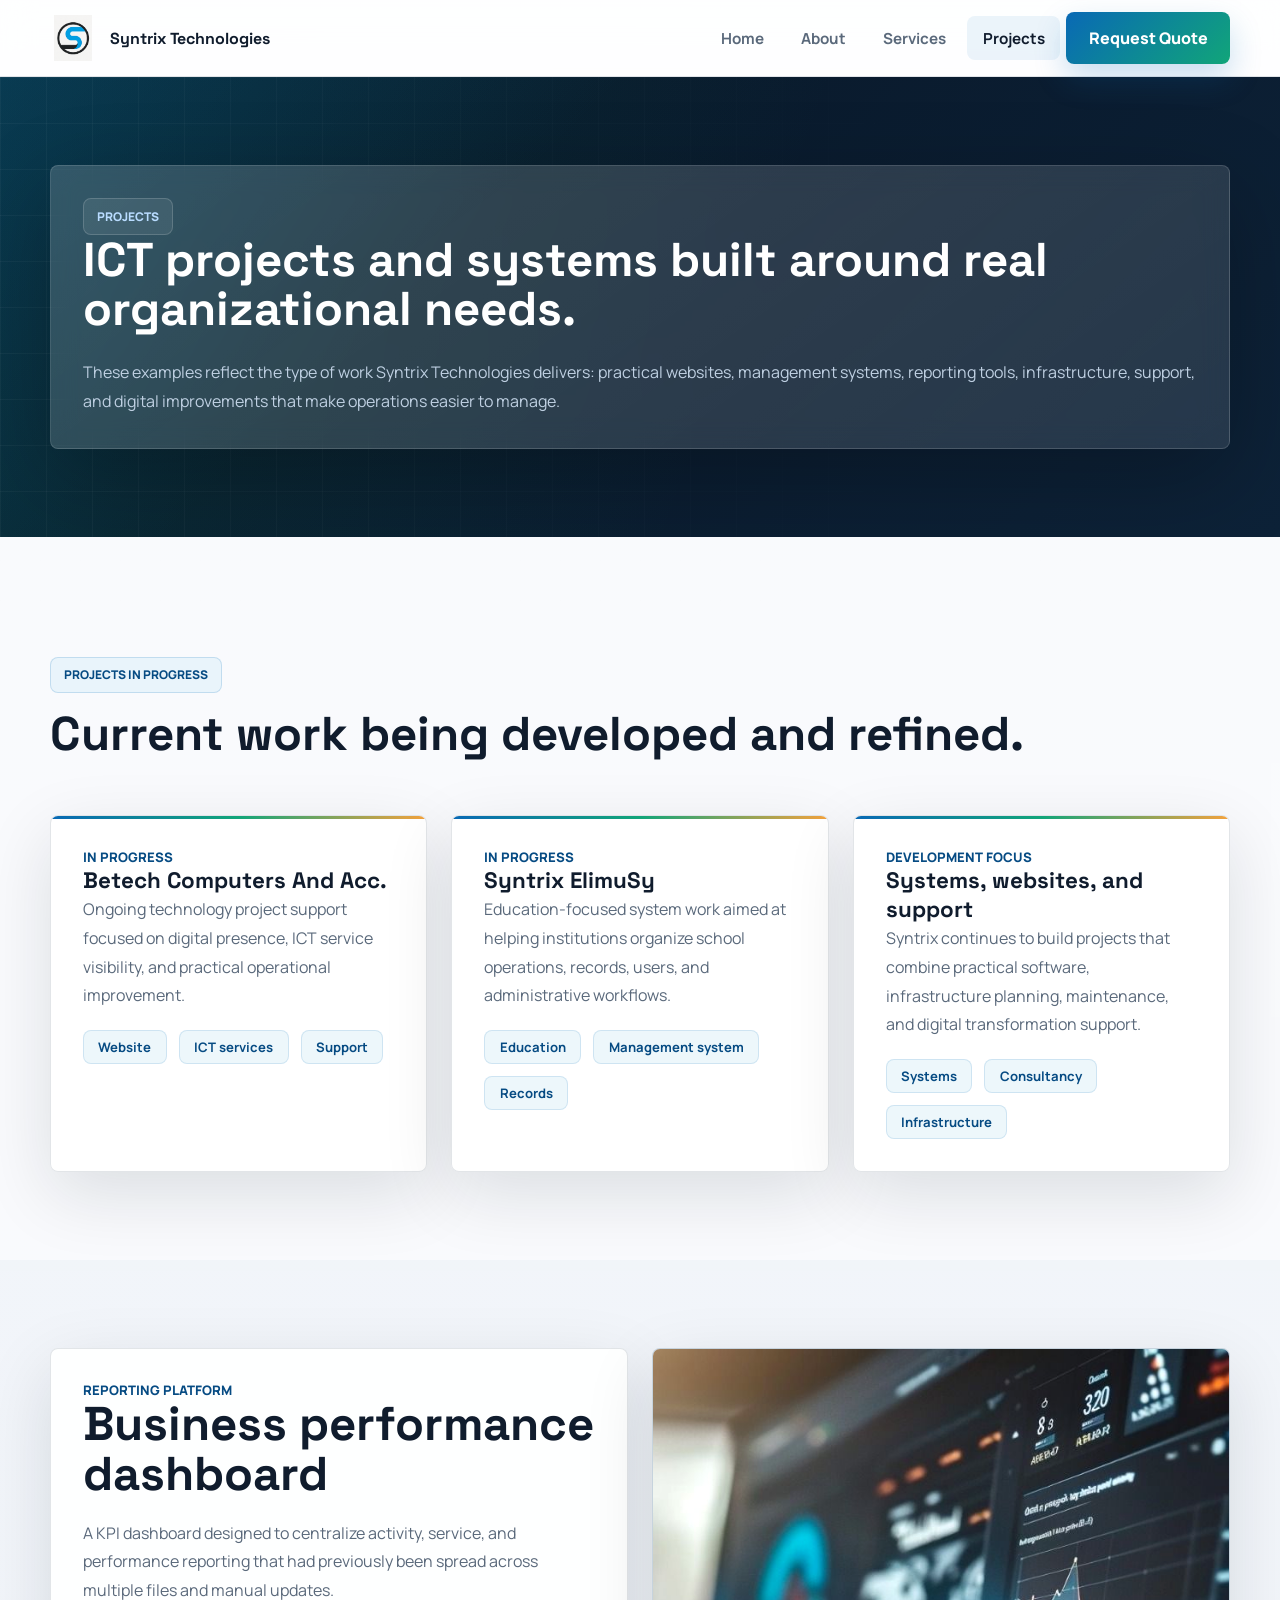
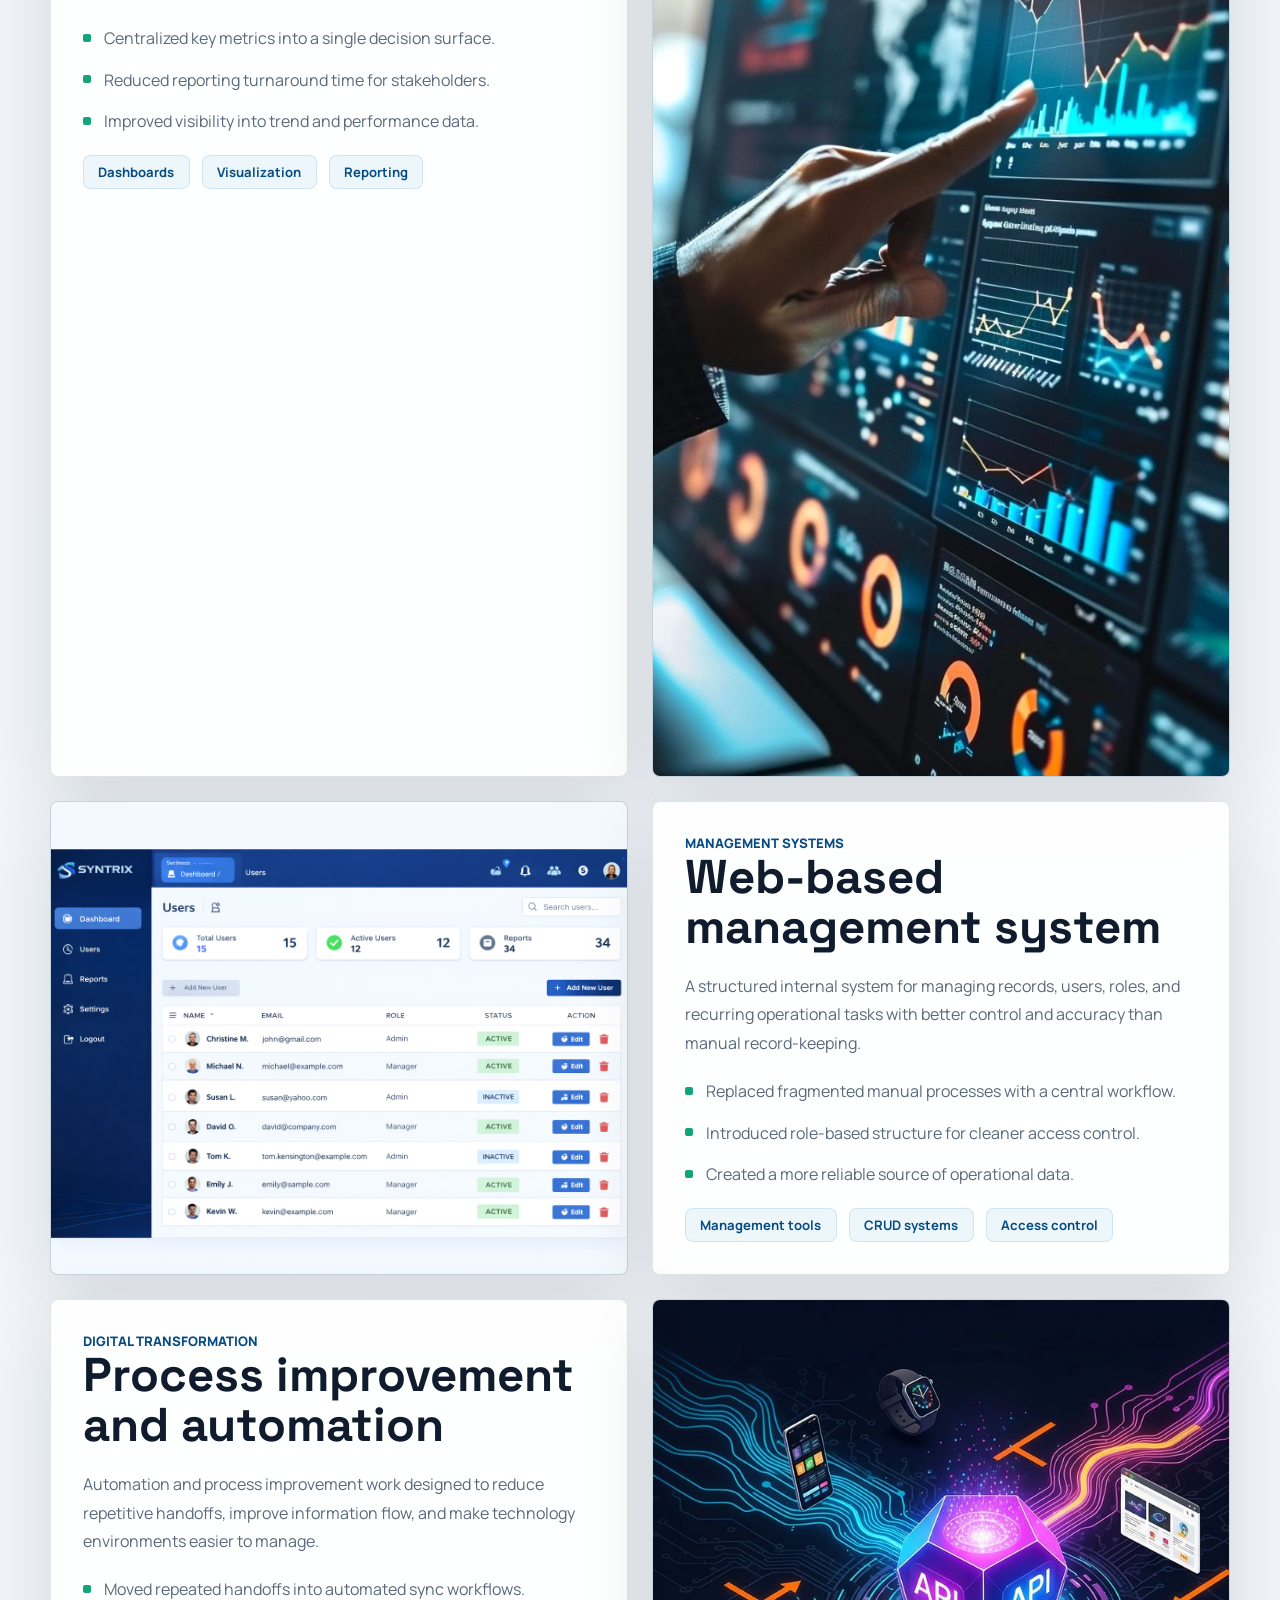
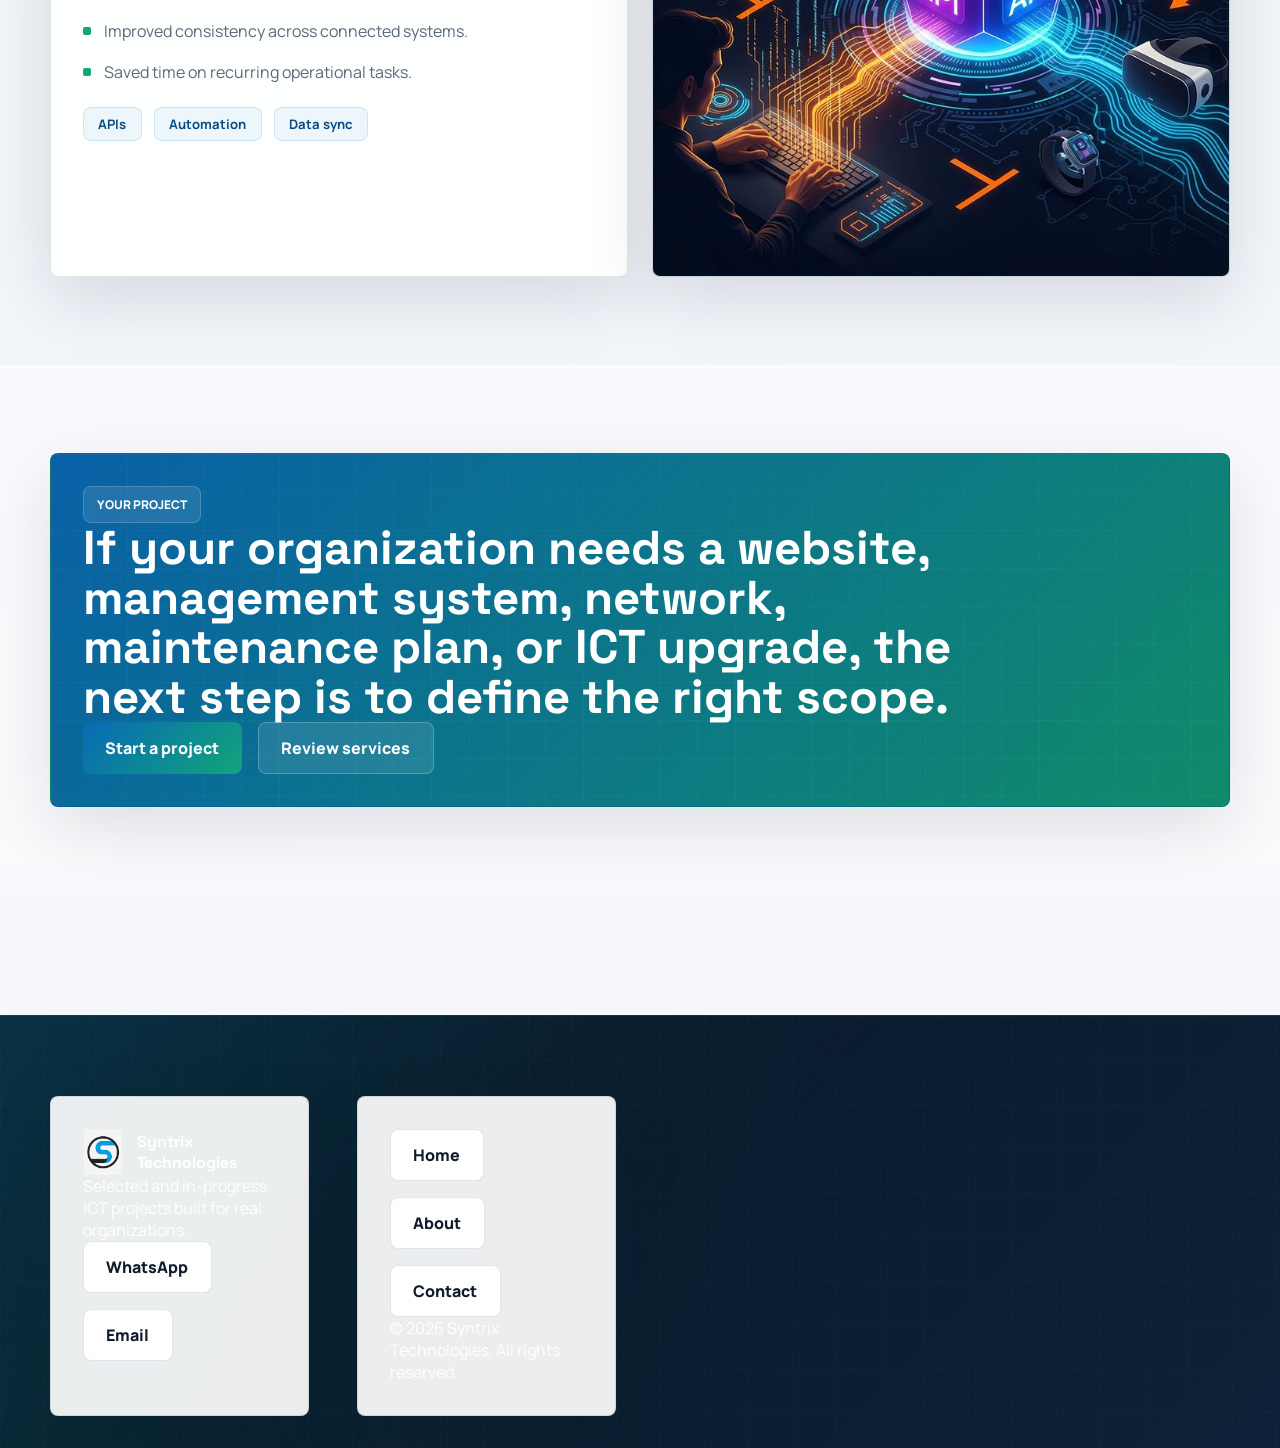
<file: Syntrix-technologies/portfolio.html>
<!DOCTYPE html>
<html lang="en">
<head>
  <meta charset="UTF-8">
  <meta name="viewport" content="width=device-width, initial-scale=1.0">
  <title>Projects | Syntrix Technologies</title>
  <meta name="description" content="Selected and in-progress ICT, systems, website, support, and digital transformation work by Syntrix Technologies.">
  <link rel="preconnect" href="https://fonts.googleapis.com">
  <link rel="preconnect" href="https://fonts.gstatic.com" crossorigin>
  <link href="https://fonts.googleapis.com/css2?family=Manrope:wght@400;500;600;700;800&family=Space+Grotesk:wght@500;700&display=swap" rel="stylesheet">
  <link rel="apple-touch-icon" sizes="180x180" href="assets/icons/apple-touch-icon.png">
  <link rel="icon" type="image/png" sizes="32x32" href="assets/icons/favicon-32x32.png">
  <link rel="icon" type="image/png" sizes="16x16" href="assets/icons/favicon-16x16.png">
  <link rel="manifest" href="assets/icons/site.webmanifest">
  <link rel="shortcut icon" href="assets/icons/favicon.ico">
  <meta name="theme-color" content="#07111f">
  <link rel="stylesheet" href="assets/css/site.css">
</head>
<body class="site-shell">
  <div class="grain"></div>
  <header class="site-header" data-site-header>
    <div class="container site-nav">
      <a class="brand" href="index.html" aria-label="Syntrix Technologies home">
        <img src="assets/logo/syntrix-logo.png" alt="Syntrix Technologies logo">
        <span class="brand-font">Syntrix Technologies</span>
      </a>
      <button class="menu-button" type="button" aria-label="Open navigation menu" aria-expanded="false" data-menu-toggle>
        <span></span>
        <span></span>
        <span></span>
      </button>
      <nav class="nav-links" aria-label="Primary">
        <a class="nav-link" href="index.html" data-nav-link>Home</a>
        <a class="nav-link" href="about.html" data-nav-link>About</a>
        <a class="nav-link" href="services.html" data-nav-link>Services</a>
        <a class="nav-link" href="portfolio.html" aria-current="page" data-nav-link>Projects</a>
        <a class="button nav-cta" href="contact.html" data-nav-link>Request Quote</a>
      </nav>
    </div>
  </header>

  <main>
    <section class="section">
      <div class="container panel content-block reveal">
        <div class="eyebrow">Projects</div>
        <h1 class="section-title">ICT projects and systems built around real organizational needs.</h1>
        <p class="section-copy" style="margin-top: 1.5rem;">These examples reflect the type of work Syntrix Technologies delivers: practical websites, management systems, reporting tools, infrastructure, support, and digital improvements that make operations easier to manage.</p>
      </div>
    </section>

    <section class="section">
      <div class="container">
        <div class="content-block reveal" style="padding-left: 0; padding-right: 0;">
          <div class="eyebrow">Projects in progress</div>
          <h2 class="section-title" style="margin-top: 1rem;">Current work being developed and refined.</h2>
        </div>
        <div class="card-grid" style="margin-top: 1.5rem;">
          <article class="card reveal">
            <div class="card-body">
              <div class="card-kicker">In progress</div>
              <h3>Betech Computers And Acc.</h3>
              <p class="section-copy">Ongoing technology project support focused on digital presence, ICT service visibility, and practical operational improvement.</p>
              <div class="project-meta" style="margin-top: 1.25rem;">
                <span class="tag">Website</span>
                <span class="tag">ICT services</span>
                <span class="tag">Support</span>
              </div>
            </div>
          </article>
          <article class="card reveal">
            <div class="card-body">
              <div class="card-kicker">In progress</div>
              <h3>Syntrix ElimuSy</h3>
              <p class="section-copy">Education-focused system work aimed at helping institutions organize school operations, records, users, and administrative workflows.</p>
              <div class="project-meta" style="margin-top: 1.25rem;">
                <span class="tag">Education</span>
                <span class="tag">Management system</span>
                <span class="tag">Records</span>
              </div>
            </div>
          </article>
          <article class="card reveal">
            <div class="card-body">
              <div class="card-kicker">Development focus</div>
              <h3>Systems, websites, and support</h3>
              <p class="section-copy">Syntrix continues to build projects that combine practical software, infrastructure planning, maintenance, and digital transformation support.</p>
              <div class="project-meta" style="margin-top: 1.25rem;">
                <span class="tag">Systems</span>
                <span class="tag">Consultancy</span>
                <span class="tag">Infrastructure</span>
              </div>
            </div>
          </article>
        </div>
      </div>
    </section>

    <section class="section">
      <div class="container" style="display: grid; gap: 1.5rem;">
        <article class="project-grid reveal">
          <div class="panel project-copy">
            <div class="card-kicker">Reporting platform</div>
            <h2 class="section-title">Business performance dashboard</h2>
            <p class="section-copy" style="margin-top: 1.25rem;">A KPI dashboard designed to centralize activity, service, and performance reporting that had previously been spread across multiple files and manual updates.</p>
            <ul class="list" style="margin-top: 1.25rem;">
              <li>Centralized key metrics into a single decision surface.</li>
              <li>Reduced reporting turnaround time for stakeholders.</li>
              <li>Improved visibility into trend and performance data.</li>
            </ul>
            <div class="project-meta" style="margin-top: 1.25rem;">
              <span class="tag">Dashboards</span>
              <span class="tag">Visualization</span>
              <span class="tag">Reporting</span>
            </div>
          </div>
          <div class="media-card">
            <img src="images/dashboard.jpg" alt="Business dashboard project">
          </div>
        </article>

        <article class="project-grid reveal">
          <div class="media-card">
            <img src="images/management.jpg" alt="Management system project">
          </div>
          <div class="panel project-copy">
            <div class="card-kicker">Management systems</div>
            <h2 class="section-title">Web-based management system</h2>
            <p class="section-copy" style="margin-top: 1.25rem;">A structured internal system for managing records, users, roles, and recurring operational tasks with better control and accuracy than manual record-keeping.</p>
            <ul class="list" style="margin-top: 1.25rem;">
              <li>Replaced fragmented manual processes with a central workflow.</li>
              <li>Introduced role-based structure for cleaner access control.</li>
              <li>Created a more reliable source of operational data.</li>
            </ul>
            <div class="project-meta" style="margin-top: 1.25rem;">
              <span class="tag">Management tools</span>
              <span class="tag">CRUD systems</span>
              <span class="tag">Access control</span>
            </div>
          </div>
        </article>

        <article class="project-grid reveal">
          <div class="panel project-copy">
            <div class="card-kicker">Digital transformation</div>
            <h2 class="section-title">Process improvement and automation</h2>
            <p class="section-copy" style="margin-top: 1.25rem;">Automation and process improvement work designed to reduce repetitive handoffs, improve information flow, and make technology environments easier to manage.</p>
            <ul class="list" style="margin-top: 1.25rem;">
              <li>Moved repeated handoffs into automated sync workflows.</li>
              <li>Improved consistency across connected systems.</li>
              <li>Saved time on recurring operational tasks.</li>
            </ul>
            <div class="project-meta" style="margin-top: 1.25rem;">
              <span class="tag">APIs</span>
              <span class="tag">Automation</span>
              <span class="tag">Data sync</span>
            </div>
          </div>
          <div class="media-card">
            <img src="images/automation.jpg" alt="Automation workflow project">
          </div>
        </article>
      </div>
    </section>

    <section class="section">
      <div class="container cta-band reveal">
        <div class="footer-card">
          <div class="eyebrow">Your project</div>
          <h2 class="section-title">If your organization needs a website, management system, network, maintenance plan, or ICT upgrade, the next step is to define the right scope.</h2>
          <div class="button-row">
            <a class="button" href="contact.html">Start a project</a>
            <a class="button-secondary" href="services.html">Review services</a>
          </div>
        </div>
      </div>
    </section>
  </main>

  <footer class="footer">
    <div class="container footer-grid">
      <div class="panel footer-card reveal">
        <div class="brand">
          <img src="assets/logo/syntrix-logo.png" alt="Syntrix Technologies logo">
          <span class="brand-font">Syntrix Technologies</span>
        </div>
        <p class="footer-mini">Selected and in-progress ICT projects built for real organizations.</p>
        <div class="button-row">
          <a class="button-secondary" href="https://wa.me/254700914853?text=Hello%20Syntrix%20Technologies,%20I%20would%20like%20to%20inquire%20about%20your%20services." target="_blank" rel="noreferrer">WhatsApp</a>
          <a class="button-secondary" href="mailto:info@syntrix.co.ke">Email</a>
        </div>
      </div>
      <div class="panel footer-card reveal">
        <div class="button-row">
          <a class="button-secondary" href="index.html">Home</a>
          <a class="button-secondary" href="about.html">About</a>
          <a class="button-secondary" href="contact.html">Contact</a>
        </div>
        <p class="footer-mini">&copy; 2026 Syntrix Technologies. All rights reserved.</p>
      </div>
    </div>
  </footer>

  <script src="assets/js/site.js"></script>
</body>
</html>
</file>
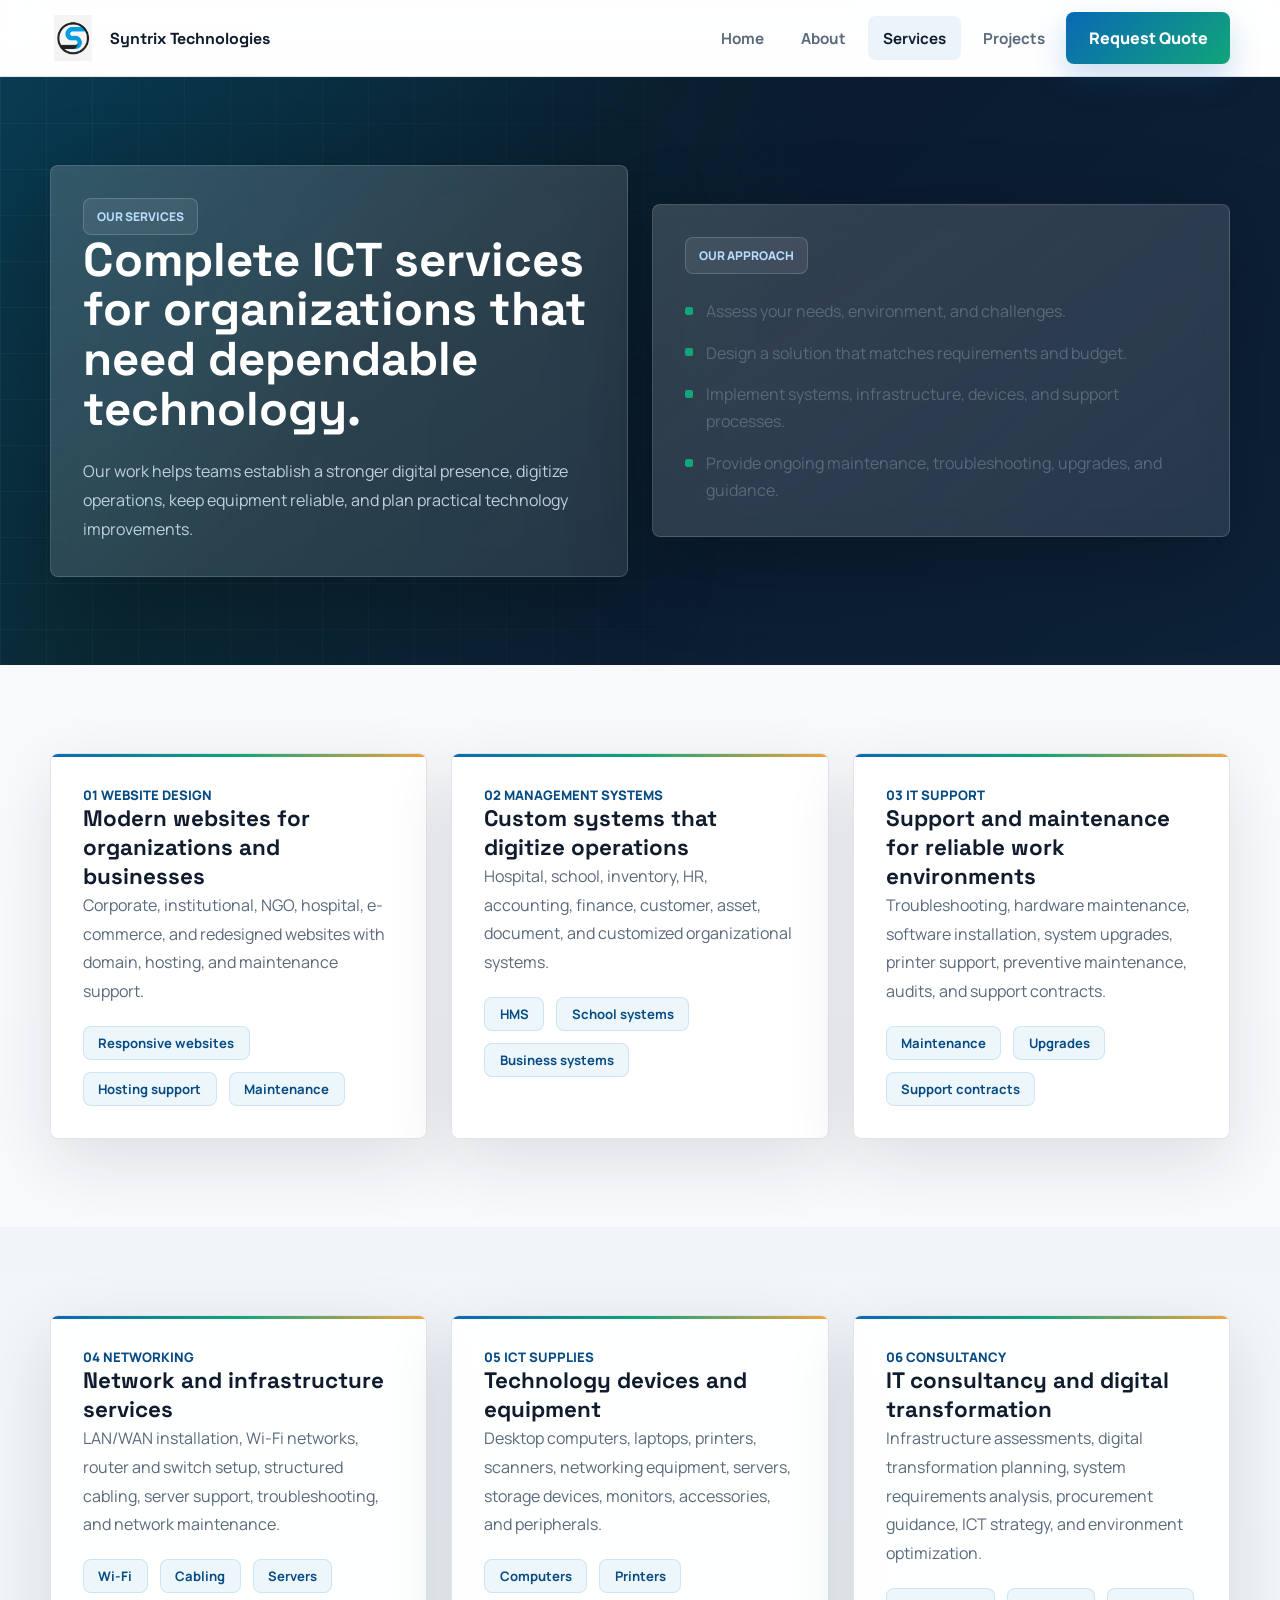
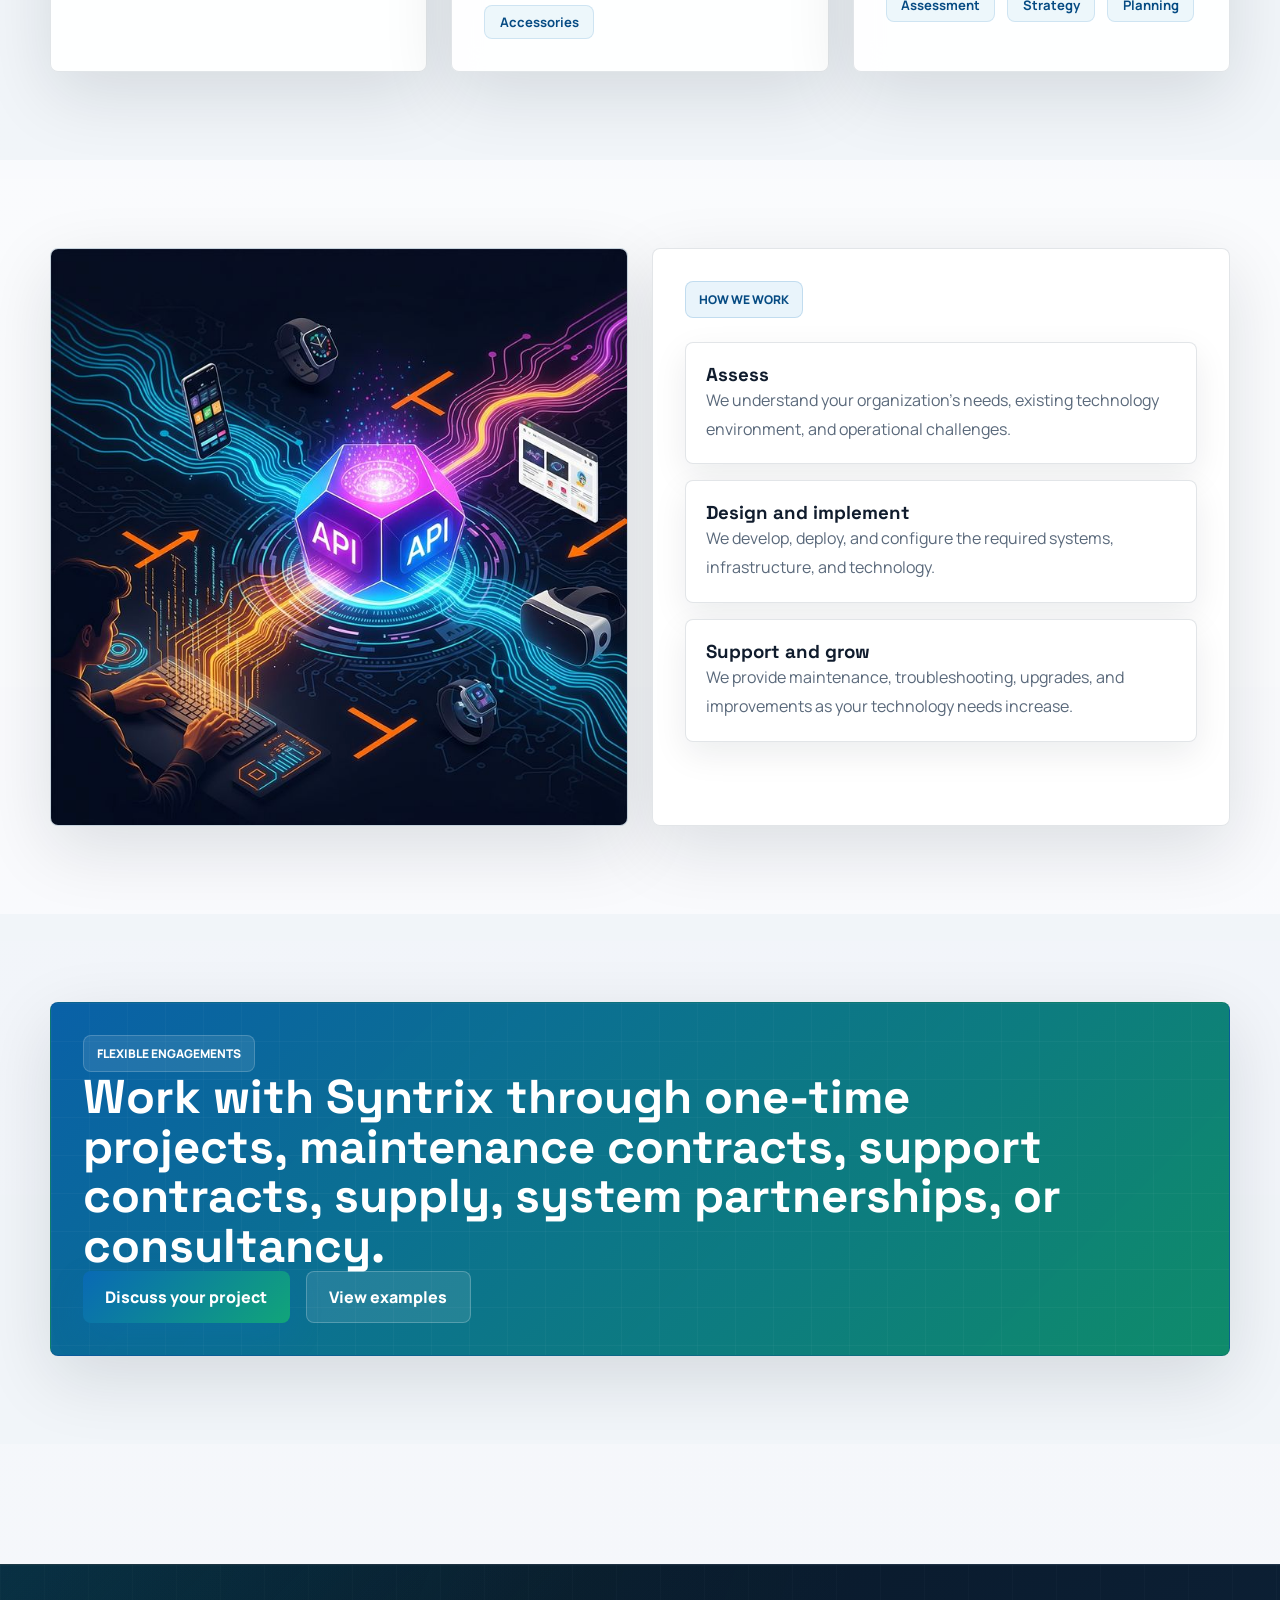
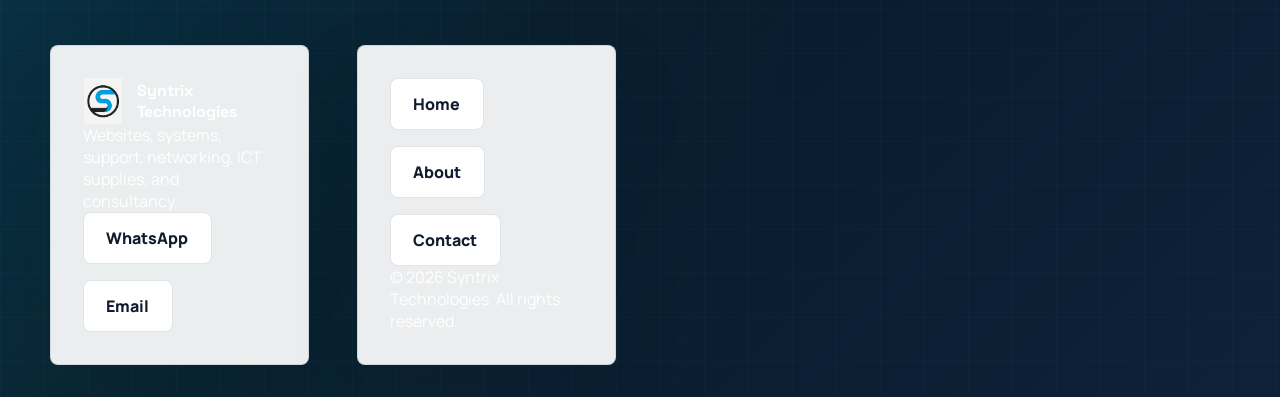
<file: Syntrix-technologies/services.html>
<!DOCTYPE html>
<html lang="en">
<head>
  <meta charset="UTF-8">
  <meta name="viewport" content="width=device-width, initial-scale=1.0">
  <title>Services | Syntrix Technologies</title>
  <meta name="description" content="Explore Syntrix Technologies services in website development, management systems, IT support, networking, ICT supplies, and digital transformation consultancy.">
  <link rel="preconnect" href="https://fonts.googleapis.com">
  <link rel="preconnect" href="https://fonts.gstatic.com" crossorigin>
  <link href="https://fonts.googleapis.com/css2?family=Manrope:wght@400;500;600;700;800&family=Space+Grotesk:wght@500;700&display=swap" rel="stylesheet">
  <link rel="apple-touch-icon" sizes="180x180" href="assets/icons/apple-touch-icon.png">
  <link rel="icon" type="image/png" sizes="32x32" href="assets/icons/favicon-32x32.png">
  <link rel="icon" type="image/png" sizes="16x16" href="assets/icons/favicon-16x16.png">
  <link rel="manifest" href="assets/icons/site.webmanifest">
  <link rel="shortcut icon" href="assets/icons/favicon.ico">
  <meta name="theme-color" content="#07111f">
  <link rel="stylesheet" href="assets/css/site.css">
</head>
<body class="site-shell">
  <div class="grain"></div>
  <header class="site-header" data-site-header>
    <div class="container site-nav">
      <a class="brand" href="index.html" aria-label="Syntrix Technologies home">
        <img src="assets/logo/syntrix-logo.png" alt="Syntrix Technologies logo">
        <span class="brand-font">Syntrix Technologies</span>
      </a>
      <button class="menu-button" type="button" aria-label="Open navigation menu" aria-expanded="false" data-menu-toggle>
        <span></span>
        <span></span>
        <span></span>
      </button>
      <nav class="nav-links" aria-label="Primary">
        <a class="nav-link" href="index.html" data-nav-link>Home</a>
        <a class="nav-link" href="about.html" data-nav-link>About</a>
        <a class="nav-link" href="services.html" aria-current="page" data-nav-link>Services</a>
        <a class="nav-link" href="portfolio.html" data-nav-link>Projects</a>
        <a class="button nav-cta" href="contact.html" data-nav-link>Request Quote</a>
      </nav>
    </div>
  </header>

  <main>
    <section class="section">
      <div class="container split-grid">
        <div class="panel content-block reveal">
          <div class="eyebrow">Our services</div>
          <h1 class="section-title">Complete ICT services for organizations that need dependable technology.</h1>
          <p class="section-copy" style="margin-top: 1.5rem;">Our work helps teams establish a stronger digital presence, digitize operations, keep equipment reliable, and plan practical technology improvements.</p>
        </div>
        <div class="panel content-block reveal">
          <div class="eyebrow">Our approach</div>
          <ul class="list" style="margin-top: 1.5rem;">
            <li>Assess your needs, environment, and challenges.</li>
            <li>Design a solution that matches requirements and budget.</li>
            <li>Implement systems, infrastructure, devices, and support processes.</li>
            <li>Provide ongoing maintenance, troubleshooting, upgrades, and guidance.</li>
          </ul>
        </div>
      </div>
    </section>

    <section class="section">
      <div class="container card-grid">
        <article class="card reveal">
          <div class="card-body">
            <div class="card-kicker">01 Website design</div>
            <h3>Modern websites for organizations and businesses</h3>
            <p class="section-copy">Corporate, institutional, NGO, hospital, e-commerce, and redesigned websites with domain, hosting, and maintenance support.</p>
            <div class="project-meta" style="margin-top: 1.25rem;">
              <span class="tag">Responsive websites</span>
              <span class="tag">Hosting support</span>
              <span class="tag">Maintenance</span>
            </div>
          </div>
        </article>
        <article class="card reveal">
          <div class="card-body">
            <div class="card-kicker">02 Management systems</div>
            <h3>Custom systems that digitize operations</h3>
            <p class="section-copy">Hospital, school, inventory, HR, accounting, finance, customer, asset, document, and customized organizational systems.</p>
            <div class="project-meta" style="margin-top: 1.25rem;">
              <span class="tag">HMS</span>
              <span class="tag">School systems</span>
              <span class="tag">Business systems</span>
            </div>
          </div>
        </article>
        <article class="card reveal">
          <div class="card-body">
            <div class="card-kicker">03 IT support</div>
            <h3>Support and maintenance for reliable work environments</h3>
            <p class="section-copy">Troubleshooting, hardware maintenance, software installation, system upgrades, printer support, preventive maintenance, audits, and support contracts.</p>
            <div class="project-meta" style="margin-top: 1.25rem;">
              <span class="tag">Maintenance</span>
              <span class="tag">Upgrades</span>
              <span class="tag">Support contracts</span>
            </div>
          </div>
        </article>
      </div>
    </section>

    <section class="section">
      <div class="container card-grid">
        <article class="card reveal">
          <div class="card-body">
            <div class="card-kicker">04 Networking</div>
            <h3>Network and infrastructure services</h3>
            <p class="section-copy">LAN/WAN installation, Wi-Fi networks, router and switch setup, structured cabling, server support, troubleshooting, and network maintenance.</p>
            <div class="project-meta" style="margin-top: 1.25rem;">
              <span class="tag">Wi-Fi</span>
              <span class="tag">Cabling</span>
              <span class="tag">Servers</span>
            </div>
          </div>
        </article>
        <article class="card reveal">
          <div class="card-body">
            <div class="card-kicker">05 ICT supplies</div>
            <h3>Technology devices and equipment</h3>
            <p class="section-copy">Desktop computers, laptops, printers, scanners, networking equipment, servers, storage devices, monitors, accessories, and peripherals.</p>
            <div class="project-meta" style="margin-top: 1.25rem;">
              <span class="tag">Computers</span>
              <span class="tag">Printers</span>
              <span class="tag">Accessories</span>
            </div>
          </div>
        </article>
        <article class="card reveal">
          <div class="card-body">
            <div class="card-kicker">06 Consultancy</div>
            <h3>IT consultancy and digital transformation</h3>
            <p class="section-copy">Infrastructure assessments, digital transformation planning, system requirements analysis, procurement guidance, ICT strategy, and environment optimization.</p>
            <div class="project-meta" style="margin-top: 1.25rem;">
              <span class="tag">Assessment</span>
              <span class="tag">Strategy</span>
              <span class="tag">Planning</span>
            </div>
          </div>
        </article>
      </div>
    </section>

    <section class="section">
      <div class="container project-grid">
        <div class="media-card reveal">
          <img src="images/automation.jpg" alt="Automation and integration workflow">
        </div>
        <div class="panel project-copy reveal">
          <div class="eyebrow">How we work</div>
          <div class="timeline" style="margin-top: 1.5rem;">
            <div class="timeline-item">
              <h3>Assess</h3>
              <p class="section-copy">We understand your organization's needs, existing technology environment, and operational challenges.</p>
            </div>
            <div class="timeline-item">
              <h3>Design and implement</h3>
              <p class="section-copy">We develop, deploy, and configure the required systems, infrastructure, and technology.</p>
            </div>
            <div class="timeline-item">
              <h3>Support and grow</h3>
              <p class="section-copy">We provide maintenance, troubleshooting, upgrades, and improvements as your technology needs increase.</p>
            </div>
          </div>
        </div>
      </div>
    </section>

    <section class="section">
      <div class="container cta-band reveal">
        <div class="footer-card">
          <div class="eyebrow">Flexible engagements</div>
          <h2 class="section-title">Work with Syntrix through one-time projects, maintenance contracts, support contracts, supply, system partnerships, or consultancy.</h2>
          <div class="button-row">
            <a class="button" href="contact.html">Discuss your project</a>
            <a class="button-secondary" href="portfolio.html">View examples</a>
          </div>
        </div>
      </div>
    </section>
  </main>

  <footer class="footer">
    <div class="container footer-grid">
      <div class="panel footer-card reveal">
        <div class="brand">
          <img src="assets/logo/syntrix-logo.png" alt="Syntrix Technologies logo">
          <span class="brand-font">Syntrix Technologies</span>
        </div>
        <p class="footer-mini">Websites, systems, support, networking, ICT supplies, and consultancy.</p>
        <div class="button-row">
          <a class="button-secondary" href="https://wa.me/254700914853?text=Hello%20Syntrix%20Technologies,%20I%20would%20like%20to%20inquire%20about%20your%20services." target="_blank" rel="noreferrer">WhatsApp</a>
          <a class="button-secondary" href="mailto:info@syntrix.co.ke">Email</a>
        </div>
      </div>
      <div class="panel footer-card reveal">
        <div class="button-row">
          <a class="button-secondary" href="index.html">Home</a>
          <a class="button-secondary" href="about.html">About</a>
          <a class="button-secondary" href="contact.html">Contact</a>
        </div>
        <p class="footer-mini">&copy; 2026 Syntrix Technologies. All rights reserved.</p>
      </div>
    </div>
  </footer>

  <script src="assets/js/site.js"></script>
</body>
</html>
</file>
<file: Syntrix-technologies/assets/css/site.css>
:root {
  --bg: #f5f7fb;
  --bg-soft: #e9eff6;
  --ink: #071525;
  --ink-soft: #0d2238;
  --surface: rgba(255, 255, 255, 0.92);
  --surface-strong: #ffffff;
  --surface-light: #eef7f4;
  --text: #101c2d;
  --muted: #5a697b;
  --line: rgba(23, 43, 68, 0.12);
  --brand: #0969b5;
  --brand-strong: #064b83;
  --accent: #11a579;
  --warm: #f3a23d;
  --violet: #6656d9;
  --shadow: 0 22px 70px rgba(7, 21, 37, 0.12);
  --shadow-soft: 0 12px 34px rgba(7, 21, 37, 0.08);
  --radius-xl: 8px;
  --radius-lg: 8px;
  --radius-md: 8px;
  --container: min(1180px, calc(100% - 2rem));
}

*,
*::before,
*::after {
  box-sizing: border-box;
}

html {
  scroll-behavior: smooth;
  overflow-x: hidden;
}

body {
  margin: 0;
  font-family: "Manrope", sans-serif;
  color: var(--text);
  background:
    linear-gradient(180deg, rgba(245, 247, 251, 0.96), rgba(245, 247, 251, 0.98)),
    linear-gradient(135deg, rgba(9, 105, 181, 0.1), rgba(17, 165, 121, 0.08) 48%, rgba(243, 162, 61, 0.07));
  min-height: 100vh;
  overflow-x: hidden;
}

img {
  display: block;
  max-width: 100%;
}

a {
  color: inherit;
  text-decoration: none;
}

button,
input,
select,
textarea {
  font: inherit;
}

h1,
h2,
h3,
h4,
.brand-font {
  font-family: "Space Grotesk", sans-serif;
  letter-spacing: 0;
  margin: 0;
}

p {
  margin: 0;
}

.site-shell {
  position: relative;
  overflow-x: clip;
  overflow-y: visible;
}

.grain {
  position: fixed;
  inset: 0;
  pointer-events: none;
  z-index: -1;
  opacity: 0.35;
  background-image:
    linear-gradient(rgba(15, 111, 184, 0.06) 1px, transparent 1px),
    linear-gradient(90deg, rgba(15, 111, 184, 0.05) 1px, transparent 1px);
  background-size: 40px 40px;
  mask-image: linear-gradient(180deg, rgba(0, 0, 0, 0.65), transparent 80%);
}

.container {
  width: var(--container);
  margin: 0 auto;
}

.section {
  padding: 88px 0;
}

.hero-section {
  position: relative;
  padding: 88px 0 96px;
  color: #ffffff;
  background:
    linear-gradient(135deg, rgba(9, 105, 181, 0.26), transparent 34%),
    linear-gradient(110deg, rgba(17, 165, 121, 0.2), transparent 52%),
    radial-gradient(circle at 78% 20%, rgba(102, 86, 217, 0.24), transparent 28%),
    linear-gradient(135deg, var(--ink), var(--ink-soft));
  overflow: hidden;
}

.site-shell main > .section:first-child:not(.hero-section) {
  position: relative;
  padding: 88px 0;
  color: #ffffff;
  background:
    linear-gradient(135deg, rgba(9, 105, 181, 0.24), transparent 36%),
    linear-gradient(110deg, rgba(17, 165, 121, 0.16), transparent 58%),
    linear-gradient(135deg, var(--ink), var(--ink-soft));
  overflow: hidden;
}

.site-shell main > .section:first-child:not(.hero-section)::before {
  content: "";
  position: absolute;
  inset: 0;
  background-image:
    linear-gradient(rgba(255, 255, 255, 0.05) 1px, transparent 1px),
    linear-gradient(90deg, rgba(255, 255, 255, 0.05) 1px, transparent 1px);
  background-size: 46px 46px;
  mask-image: linear-gradient(90deg, rgba(0, 0, 0, 0.74), transparent 80%);
  pointer-events: none;
}

.site-shell main > .section:first-child:not(.hero-section) .container {
  position: relative;
  z-index: 1;
}

.site-shell main > .section:first-child:not(.hero-section) .panel,
.site-shell main > .section:first-child:not(.hero-section) .form-panel {
  border-color: rgba(255, 255, 255, 0.14);
  background:
    linear-gradient(145deg, rgba(255, 255, 255, 0.12), rgba(255, 255, 255, 0.05)),
    rgba(255, 255, 255, 0.06);
  box-shadow: 0 28px 90px rgba(0, 0, 0, 0.24);
}

.site-shell main > .section:first-child:not(.hero-section) .section-copy,
.site-shell main > .section:first-child:not(.hero-section) .muted {
  color: #bfd0e2;
}

.site-shell main > .section:first-child:not(.hero-section) .eyebrow {
  border-color: rgba(255, 255, 255, 0.16);
  background: rgba(255, 255, 255, 0.08);
  color: #b9dcff;
}

.site-shell main > .section:first-child:not(.hero-section) .media-card {
  border-color: rgba(255, 255, 255, 0.14);
  background: rgba(255, 255, 255, 0.08);
}

.hero-section::before {
  content: "";
  position: absolute;
  inset: 0;
  background-image:
    linear-gradient(rgba(255, 255, 255, 0.05) 1px, transparent 1px),
    linear-gradient(90deg, rgba(255, 255, 255, 0.05) 1px, transparent 1px);
  background-size: 46px 46px;
  mask-image: linear-gradient(90deg, rgba(0, 0, 0, 0.75), transparent 78%);
  pointer-events: none;
}

.hero-section .container {
  position: relative;
  z-index: 1;
}

.compact-section {
  padding: 70px 0;
}

.strip-section {
  padding: 42px 0;
}

.industries-section {
  padding: 76px 0;
}

.final-cta-section {
  padding-top: 70px;
}

.eyebrow {
  display: inline-flex;
  align-items: center;
  gap: 0.5rem;
  border: 1px solid rgba(15, 111, 184, 0.18);
  background: #e9f4fb;
  color: var(--brand-strong);
  padding: 0.55rem 0.8rem;
  border-radius: var(--radius-md);
  text-transform: uppercase;
  letter-spacing: 0;
  font-size: 0.75rem;
  font-weight: 800;
}

.hero-eyebrow {
  width: max-content;
  border-color: rgba(255, 255, 255, 0.16);
  background: rgba(255, 255, 255, 0.08);
  color: #b9dcff;
}

.hero-title {
  font-size: clamp(3.1rem, 6.6vw, 6.05rem);
  line-height: 0.94;
  max-width: 12ch;
  text-transform: uppercase;
}

.hero-title span {
  display: block;
}

.section-title {
  font-size: clamp(1.9rem, 3.7vw, 3.05rem);
  line-height: 1.05;
  max-width: 980px;
}

.lede,
.section-copy,
.muted {
  color: var(--muted);
}

.hero-section .lede {
  color: #bfd0e2;
  max-width: 680px;
}

.lede {
  font-size: clamp(1rem, 2vw, 1.2rem);
  line-height: 1.75;
}

.section-copy {
  font-size: 1rem;
  line-height: 1.8;
}

.panel,
.card,
.media-card,
.cta-band,
.form-panel,
.project-tile,
.industry-tile,
.ecosystem-band,
.strip-band,
.approach-band {
  border: 1px solid var(--line);
  background: var(--surface);
  backdrop-filter: blur(14px);
  box-shadow: var(--shadow);
}

.panel,
.card,
.project-tile,
.industry-tile,
.ecosystem-band,
.strip-band,
.approach-band,
.cta-band,
.form-panel {
  position: relative;
}

.panel {
  border-radius: var(--radius-xl);
}

.card,
.media-card,
.form-panel {
  border-radius: var(--radius-lg);
}

.cta-band {
  border-radius: var(--radius-xl);
  background:
    linear-gradient(135deg, rgba(9, 105, 181, 0.9), rgba(17, 165, 121, 0.82)),
    var(--ink);
  color: #ffffff;
  overflow: hidden;
}

.cta-band::before {
  content: "";
  position: absolute;
  inset: 0;
  background-image:
    linear-gradient(rgba(255, 255, 255, 0.08) 1px, transparent 1px),
    linear-gradient(90deg, rgba(255, 255, 255, 0.07) 1px, transparent 1px);
  background-size: 38px 38px;
  opacity: 0.42;
}

.cta-band > * {
  position: relative;
  z-index: 1;
}

.cta-band .section-copy {
  color: #d6e7f6;
}

.cta-band .eyebrow {
  border-color: rgba(255, 255, 255, 0.18);
  background: rgba(255, 255, 255, 0.1);
  color: #ffffff;
}

.cta-band .button-secondary {
  border-color: rgba(255, 255, 255, 0.22);
  color: #ffffff;
  background: rgba(255, 255, 255, 0.1);
}

.site-header {
  position: sticky;
  top: 0;
  z-index: 50;
  backdrop-filter: blur(16px);
  border-bottom: 1px solid var(--line);
  background: rgba(255, 255, 255, 0.9);
}

.site-nav {
  min-height: 76px;
  display: flex;
  align-items: center;
  justify-content: space-between;
  gap: 1rem;
}

.brand {
  display: flex;
  align-items: center;
  gap: 0.85rem;
  font-weight: 800;
}

.brand img {
  width: 46px;
  height: 46px;
  object-fit: contain;
}

.nav-links {
  display: flex;
  align-items: center;
  gap: 0.4rem;
}

.nav-link {
  color: var(--muted);
  padding: 0.72rem 0.95rem;
  border-radius: var(--radius-md);
  font-size: 0.95rem;
  font-weight: 700;
  transition: color 180ms ease, background-color 180ms ease;
}

.nav-link:hover,
.nav-link[aria-current="page"] {
  color: var(--text);
  background: rgba(15, 111, 184, 0.08);
}

.menu-button {
  display: none;
  width: 48px;
  height: 48px;
  border-radius: var(--radius-md);
  border: 1px solid var(--line);
  background: var(--surface-strong);
  color: var(--text);
}

.menu-button span {
  display: block;
  width: 18px;
  height: 2px;
  background: currentColor;
  margin: 4px auto;
}

.button-row {
  display: flex;
  align-items: center;
  flex-wrap: wrap;
  gap: 1rem;
}

.button,
.button-secondary {
  display: inline-flex;
  align-items: center;
  justify-content: center;
  gap: 0.5rem;
  min-height: 52px;
  padding: 0 1.4rem;
  border-radius: var(--radius-md);
  font-weight: 800;
  transition: transform 180ms ease, box-shadow 180ms ease, border-color 180ms ease, background-color 180ms ease;
}

.button {
  color: #ffffff;
  background: linear-gradient(135deg, var(--brand), var(--accent));
  box-shadow: 0 14px 32px rgba(9, 105, 181, 0.22);
}

.button-secondary {
  border: 1px solid var(--line);
  color: var(--text);
  background: var(--surface-strong);
}

.hero-section .button-secondary {
  border-color: rgba(255, 255, 255, 0.22);
  color: #ffffff;
  background: rgba(255, 255, 255, 0.08);
}

.button:hover,
.button-secondary:hover {
  transform: translateY(-2px);
}

.hero-grid,
.split-grid,
.stats-grid,
.card-grid,
.project-grid,
.contact-grid,
.footer-grid {
  display: grid;
  gap: 1.5rem;
}

.hero-grid {
  grid-template-columns: minmax(0, 1.08fr) minmax(330px, 0.92fr);
  align-items: center;
}

.split-grid {
  grid-template-columns: repeat(2, minmax(0, 1fr));
  align-items: center;
}

.stats-grid {
  grid-template-columns: repeat(3, minmax(0, 1fr));
}

.card-grid {
  grid-template-columns: repeat(3, minmax(0, 1fr));
}

.project-grid,
.contact-grid,
.footer-grid {
  grid-template-columns: repeat(2, minmax(0, 1fr));
}

.hero-copy,
.hero-visual,
.content-block,
.stat,
.card-body,
.project-copy,
.contact-card,
.footer-card {
  padding: 2rem;
}

.hero-copy {
  display: grid;
  gap: 1.65rem;
  min-height: 560px;
  align-content: center;
  background:
    linear-gradient(135deg, rgba(255, 255, 255, 0.94), rgba(233, 244, 251, 0.9)),
    var(--surface-strong);
}

.hero-copy:not(.panel) {
  background: transparent;
  box-shadow: none;
  border: 0;
  padding-left: 0;
}

.technology-art {
  position: relative;
  min-height: 460px;
  border-radius: var(--radius-xl);
  border: 1px solid rgba(255, 255, 255, 0.14);
  background:
    linear-gradient(145deg, rgba(255, 255, 255, 0.12), rgba(255, 255, 255, 0.04)),
    linear-gradient(135deg, rgba(9, 105, 181, 0.2), rgba(17, 165, 121, 0.16)),
    rgba(255, 255, 255, 0.06);
  box-shadow: 0 28px 90px rgba(0, 0, 0, 0.26);
  overflow: hidden;
}

.technology-art::before {
  content: "";
  position: absolute;
  inset: 42px;
  border: 1px dashed rgba(255, 255, 255, 0.2);
  border-radius: var(--radius-xl);
}

.technology-art::after {
  content: "";
  position: absolute;
  inset: auto 0 0 auto;
  width: 70%;
  height: 55%;
  background: linear-gradient(135deg, rgba(17, 165, 121, 0.24), rgba(243, 162, 61, 0.22));
  clip-path: polygon(30% 0, 100% 32%, 100% 100%, 0 100%);
}

.art-card,
.art-node,
.art-line {
  position: absolute;
  z-index: 1;
}

.art-card {
  border: 1px solid rgba(255, 255, 255, 0.14);
  background: rgba(8, 22, 38, 0.78);
  box-shadow: 0 18px 55px rgba(0, 0, 0, 0.22);
  border-radius: var(--radius-md);
}

.art-card-main {
  top: 30%;
  left: 17%;
  width: 56%;
  padding: 1.5rem;
}

.art-card-main span,
.art-card-small {
  color: #8fd4ff;
  font-size: 0.8rem;
  font-weight: 800;
  text-transform: uppercase;
}

.art-card-main strong {
  display: block;
  margin-top: 0.35rem;
  font-family: "Space Grotesk", sans-serif;
  font-size: clamp(2.2rem, 5vw, 4rem);
  color: #ffffff;
}

.art-card-small {
  padding: 0.85rem 1rem;
}

.art-card-small:nth-of-type(2) {
  top: 17%;
  right: 12%;
}

.art-card-small:nth-of-type(3) {
  bottom: 18%;
  left: 12%;
}

.art-node {
  width: 18px;
  height: 18px;
  border-radius: 999px;
  background: var(--accent);
  box-shadow: 0 0 0 8px rgba(17, 165, 121, 0.18), 0 0 30px rgba(17, 165, 121, 0.55);
}

.art-node-one {
  top: 18%;
  left: 18%;
}

.art-node-two {
  right: 16%;
  bottom: 20%;
  background: var(--warm);
  box-shadow: 0 0 0 8px rgba(243, 162, 61, 0.18), 0 0 30px rgba(243, 162, 61, 0.5);
}

.art-line {
  height: 2px;
  width: 44%;
  background: linear-gradient(90deg, transparent, rgba(143, 212, 255, 0.7), transparent);
  transform-origin: left center;
}

.art-line-one {
  top: 24%;
  left: 21%;
  transform: rotate(17deg);
}

.art-line-two {
  bottom: 28%;
  left: 26%;
  transform: rotate(-18deg);
}

.hero-visual {
  display: grid;
  gap: 1rem;
  align-content: stretch;
}

.section-center {
  text-align: center;
  display: grid;
  justify-items: center;
  gap: 1rem;
}

.service-cloud {
  display: grid;
  grid-template-columns: repeat(6, minmax(0, 1fr));
  gap: 1rem;
  margin-top: 1.5rem;
}

.service-cloud a {
  display: grid;
  min-height: 108px;
  place-items: center;
  border: 1px solid var(--line);
  border-radius: var(--radius-md);
  background: #ffffff;
  box-shadow: var(--shadow-soft);
  color: var(--text);
  font-family: "Space Grotesk", sans-serif;
  font-size: 1.15rem;
  font-weight: 700;
  transition: transform 180ms ease, border-color 180ms ease, box-shadow 180ms ease;
  position: relative;
  overflow: hidden;
}

.service-cloud a::before,
.project-tile::before {
  content: "";
  position: absolute;
  inset: 0 auto auto 0;
  width: 100%;
  height: 3px;
  background: linear-gradient(90deg, var(--brand), var(--accent), var(--warm));
}

.service-cloud a:hover {
  transform: translateY(-3px);
  border-color: rgba(15, 111, 184, 0.26);
  box-shadow: var(--shadow);
}

.featured-projects {
  display: grid;
  grid-template-columns: repeat(2, minmax(0, 360px));
  justify-content: center;
  gap: 1.5rem;
  margin-top: 1.5rem;
}

.industry-grid {
  display: grid;
  grid-template-columns: repeat(3, minmax(0, 1fr));
  gap: 1rem;
  margin-top: 1.5rem;
}

.industry-tile {
  position: relative;
  min-height: 230px;
  border-radius: var(--radius-lg);
  padding: 1.5rem;
  background:
    linear-gradient(145deg, rgba(255, 255, 255, 0.96), rgba(246, 249, 252, 0.92)),
    #ffffff;
  overflow: hidden;
  transition: transform 180ms ease, border-color 180ms ease, box-shadow 180ms ease;
}

.industry-tile::before {
  content: "";
  position: absolute;
  inset: 0 0 auto;
  height: 3px;
  background: linear-gradient(90deg, var(--brand), var(--accent), var(--warm));
}

.industry-tile::after {
  content: "";
  position: absolute;
  right: -34px;
  bottom: -46px;
  width: 150px;
  height: 150px;
  border: 1px solid rgba(9, 105, 181, 0.12);
  border-radius: 50%;
  background: linear-gradient(135deg, rgba(9, 105, 181, 0.08), rgba(17, 165, 121, 0.08));
}

.industry-tile:hover {
  transform: translateY(-4px);
  border-color: rgba(9, 105, 181, 0.24);
  box-shadow: 0 24px 64px rgba(7, 21, 37, 0.13);
}

.industry-mark {
  position: relative;
  z-index: 1;
  width: 62px;
  height: 62px;
  border-radius: var(--radius-md);
  border: 1px solid rgba(9, 105, 181, 0.14);
  background:
    linear-gradient(135deg, rgba(9, 105, 181, 0.12), rgba(17, 165, 121, 0.1)),
    #ffffff;
  box-shadow: var(--shadow-soft);
}

.industry-mark::before,
.industry-mark::after {
  content: "";
  position: absolute;
  background: var(--brand-strong);
}

.industry-health .industry-mark::before {
  width: 28px;
  height: 8px;
  top: 27px;
  left: 17px;
}

.industry-health .industry-mark::after {
  width: 8px;
  height: 28px;
  top: 17px;
  left: 27px;
}

.industry-education .industry-mark::before {
  width: 32px;
  height: 22px;
  left: 15px;
  top: 19px;
  clip-path: polygon(0 15%, 50% 0, 100% 15%, 100% 100%, 0 100%);
}

.industry-education .industry-mark::after {
  width: 34px;
  height: 3px;
  left: 14px;
  bottom: 14px;
}

.industry-ngo .industry-mark::before {
  width: 32px;
  height: 24px;
  left: 15px;
  top: 19px;
  clip-path: polygon(50% 100%, 0 45%, 16% 14%, 50% 35%, 84% 14%, 100% 45%);
  background: var(--accent);
}

.industry-ngo .industry-mark::after {
  width: 8px;
  height: 8px;
  left: 27px;
  top: 16px;
  border-radius: 50%;
}

.industry-government .industry-mark::before {
  width: 36px;
  height: 8px;
  left: 13px;
  top: 18px;
  clip-path: polygon(50% 0, 100% 100%, 0 100%);
}

.industry-government .industry-mark::after {
  width: 34px;
  height: 20px;
  left: 14px;
  top: 30px;
  background:
    linear-gradient(90deg, var(--brand-strong) 0 18%, transparent 18% 28%, var(--brand-strong) 28% 46%, transparent 46% 56%, var(--brand-strong) 56% 74%, transparent 74% 84%, var(--brand-strong) 84%);
}

.industry-private .industry-mark::before {
  width: 34px;
  height: 26px;
  left: 14px;
  top: 23px;
  border-radius: 3px;
}

.industry-private .industry-mark::after {
  width: 18px;
  height: 8px;
  left: 22px;
  top: 14px;
  border: 3px solid var(--brand-strong);
  border-bottom: 0;
  background: transparent;
}

.industry-institutions .industry-mark::before {
  width: 34px;
  height: 34px;
  left: 14px;
  top: 14px;
  background:
    linear-gradient(var(--brand-strong), var(--brand-strong)) 0 0 / 14px 14px no-repeat,
    linear-gradient(var(--accent), var(--accent)) 20px 0 / 14px 14px no-repeat,
    linear-gradient(var(--warm), var(--warm)) 0 20px / 14px 14px no-repeat,
    linear-gradient(var(--violet), var(--violet)) 20px 20px / 14px 14px no-repeat;
}

.industry-institutions .industry-mark::after {
  display: none;
}

.industry-tile h3,
.industry-tile p {
  position: relative;
  z-index: 1;
}

.industry-tile h3 {
  margin-top: 1.25rem;
  font-size: 1.35rem;
}

.industry-tile p {
  margin-top: 0.75rem;
  color: var(--muted);
  line-height: 1.7;
}

.project-tile {
  position: relative;
  border-radius: var(--radius-lg);
  padding: 1.8rem;
  background: #ffffff;
}

.project-tile h3 {
  margin-top: 0.9rem;
  font-size: clamp(1.5rem, 3vw, 2.2rem);
  line-height: 1.05;
}

.project-tile p {
  display: inline-flex;
  align-items: center;
  min-height: 34px;
  padding: 0 0.75rem;
  border: 1px solid rgba(17, 165, 121, 0.22);
  border-radius: var(--radius-md);
  background: #eaf9f4;
  margin-top: 1.2rem;
  color: var(--accent);
  font-weight: 800;
  text-transform: uppercase;
}

.ecosystem-section {
  padding: 56px 0;
}

.ecosystem-band,
.strip-band,
.approach-band {
  border-radius: var(--radius-xl);
  background: #ffffff;
  padding: 2rem;
}

.ecosystem-band {
  display: grid;
  grid-template-columns: minmax(0, 1.05fr) minmax(260px, 0.95fr);
  align-items: center;
  gap: 2rem;
  background:
    linear-gradient(135deg, rgba(9, 105, 181, 0.08), rgba(17, 165, 121, 0.08)),
    #ffffff;
}

.strip-band,
.approach-band {
  display: grid;
  justify-items: center;
  gap: 1rem;
  text-align: center;
}

.strip-band p {
  font-family: "Space Grotesk", sans-serif;
  font-size: clamp(1.2rem, 2.8vw, 2rem);
  font-weight: 700;
}

.approach-flow {
  display: flex;
  flex-wrap: wrap;
  align-items: center;
  justify-content: center;
  gap: 0.8rem;
  font-family: "Space Grotesk", sans-serif;
  font-size: clamp(1.25rem, 3vw, 2.25rem);
  font-weight: 700;
}

.approach-flow span {
  display: inline-flex;
  align-items: center;
  gap: 0.8rem;
}

.approach-flow span:not(:last-child)::after {
  content: ">";
  color: var(--accent);
}

.button-row-center {
  justify-content: center;
}

.metric-card {
  padding: 1.25rem;
  border-radius: var(--radius-md);
  border: 1px solid var(--line);
  background: #ffffff;
  box-shadow: var(--shadow-soft);
}

.metric-value {
  font-family: "Space Grotesk", sans-serif;
  font-size: 2rem;
  font-weight: 700;
}

.list {
  display: grid;
  gap: 0.9rem;
  padding: 0;
  margin: 0;
  list-style: none;
}

.list li {
  display: flex;
  gap: 0.8rem;
  align-items: flex-start;
  color: var(--muted);
  line-height: 1.7;
}

.list li::before {
  content: "";
  width: 0.5rem;
  height: 0.5rem;
  border-radius: 2px;
  background: var(--accent);
  margin-top: 0.55rem;
  flex: 0 0 auto;
}

.card {
  display: grid;
  gap: 1rem;
  overflow: hidden;
  transition: transform 180ms ease, box-shadow 180ms ease, border-color 180ms ease;
}

.card::before {
  content: "";
  position: absolute;
  inset: 0 0 auto;
  height: 3px;
  background: linear-gradient(90deg, var(--brand), var(--accent), var(--warm));
}

.card:hover {
  transform: translateY(-3px);
  border-color: rgba(15, 111, 184, 0.24);
  box-shadow: 0 22px 60px rgba(15, 38, 64, 0.13);
}

.card-kicker {
  color: var(--brand-strong);
  font-size: 0.82rem;
  font-weight: 800;
  text-transform: uppercase;
  letter-spacing: 0;
}

.card h3 {
  font-size: 1.4rem;
}

.media-card {
  overflow: hidden;
  background: #dfeaf2;
}

.media-card img {
  width: 100%;
  height: 100%;
  object-fit: cover;
  min-height: 320px;
  filter: saturate(1.02) contrast(1.03);
}

.site-shell main > .section:not(:first-child):nth-child(even) {
  background: rgba(255, 255, 255, 0.42);
}

.site-shell main > .section:not(:first-child):nth-child(odd) {
  background: rgba(233, 239, 246, 0.34);
}

.project {
  display: grid;
  gap: 1.5rem;
}

.project-meta {
  display: flex;
  gap: 0.75rem;
  flex-wrap: wrap;
}

.tag {
  display: inline-flex;
  align-items: center;
  min-height: 34px;
  padding: 0 0.9rem;
  border-radius: var(--radius-md);
  border: 1px solid rgba(15, 111, 184, 0.14);
  color: var(--brand-strong);
  background: #edf7fb;
  font-size: 0.82rem;
  font-weight: 700;
}

.timeline {
  display: grid;
  gap: 1rem;
}

.timeline-item {
  padding: 1.25rem;
  border-radius: var(--radius-md);
  border: 1px solid var(--line);
  background: #ffffff;
  box-shadow: var(--shadow-soft);
}

.timeline-item h3 {
  color: var(--text);
}

.site-shell main > .section:first-child:not(.hero-section) .timeline-item h3 {
  color: #ffffff;
}

.contact-list {
  display: grid;
  gap: 1rem;
}

.contact-link {
  display: flex;
  justify-content: space-between;
  align-items: center;
  gap: 1rem;
  padding: 1rem 1.2rem;
  border-radius: var(--radius-md);
  border: 1px solid var(--line);
  background: #ffffff;
  color: var(--text);
  transition: transform 180ms ease, border-color 180ms ease, box-shadow 180ms ease;
}

.contact-link:hover {
  transform: translateY(-2px);
  border-color: rgba(15, 111, 184, 0.22);
  box-shadow: var(--shadow-soft);
}

.form-row {
  display: grid;
  gap: 1rem;
}

.form-grid {
  display: grid;
  grid-template-columns: repeat(2, minmax(0, 1fr));
  gap: 1rem;
}

.field {
  display: grid;
  gap: 0.55rem;
}

.field label {
  font-size: 0.9rem;
  font-weight: 700;
}

.field input,
.field select,
.field textarea {
  width: 100%;
  border-radius: var(--radius-md);
  border: 1px solid var(--line);
  background: #ffffff;
  color: var(--text);
  padding: 0.95rem 1rem;
  outline: none;
}

.field input::placeholder,
.field textarea::placeholder {
  color: rgba(158, 176, 203, 0.7);
}

.field input:focus,
.field select:focus,
.field textarea:focus {
  border-color: rgba(15, 111, 184, 0.45);
  box-shadow: 0 0 0 4px rgba(15, 111, 184, 0.11);
}

.footer {
  position: relative;
  margin-top: 120px;
  padding: 80px 0 2rem;
  background:
    linear-gradient(135deg, rgba(9, 105, 181, 0.15), transparent 35%),
    linear-gradient(110deg, rgba(17, 165, 121, 0.12), transparent 60%),
    linear-gradient(135deg, var(--ink), var(--ink-soft));
  color: #ffffff;
  border-top: 1px solid rgba(255, 255, 255, 0.08);
  overflow: hidden;
}

.footer::before {
  content: "";
  position: absolute;
  inset: 0;
  background-image:
    linear-gradient(rgba(255, 255, 255, 0.04) 1px, transparent 1px),
    linear-gradient(90deg, rgba(255, 255, 255, 0.04) 1px, transparent 1px);
  background-size: 44px 44px;
  opacity: 0.5;
  pointer-events: none;
}

.footer .container {
  position: relative;
  z-index: 1;
}

.footer-content {
  display: flex;
  flex-direction: column;
  gap: 3rem;
}

.footer-grid {
  display: grid;
  grid-template-columns: repeat(4, 1fr);
  gap: 3rem;
}

.footer-column {
  display: flex;
  flex-direction: column;
  gap: 1.5rem;
}

.footer-brand {
  gap: 0.75rem;
}

.footer-brand img {
  width: 40px;
  height: 40px;
}

.footer-desc {
  color: #bfd0e2;
  font-size: 0.95rem;
  line-height: 1.7;
  max-width: 280px;
}

.social-links {
  display: flex;
  align-items: center;
  gap: 0.75rem;
}

.social-link {
  display: inline-flex;
  align-items: center;
  justify-content: center;
  width: 40px;
  height: 40px;
  border-radius: var(--radius-md);
  border: 1px solid rgba(255, 255, 255, 0.15);
  color: #bfd0e2;
  background: rgba(255, 255, 255, 0.06);
  transition: all 200ms ease;
}

.social-link:hover {
  border-color: rgba(255, 255, 255, 0.35);
  color: #ffffff;
  background: rgba(255, 255, 255, 0.12);
  transform: translateY(-2px);
}

.footer-heading {
  font-size: 0.95rem;
  font-weight: 700;
  text-transform: uppercase;
  letter-spacing: 0.05em;
  color: #ffffff;
  margin: 0;
}

.footer-links {
  list-style: none;
  padding: 0;
  margin: 0;
  display: flex;
  flex-direction: column;
  gap: 0.85rem;
}

.footer-links a {
  color: #bfd0e2;
  font-size: 0.95rem;
  transition: color 200ms ease;
  display: inline-block;
}

.footer-links a:hover {
  color: #ffffff;
}

.contact-info {
  display: flex;
  flex-direction: column;
  gap: 1.5rem;
}

.contact-item {
  display: flex;
  flex-direction: column;
  gap: 0.4rem;
}

.contact-label {
  font-size: 0.85rem;
  text-transform: uppercase;
  letter-spacing: 0.05em;
  color: #9ab4cb;
  font-weight: 600;
}

.contact-value {
  color: #ffffff;
  font-weight: 600;
  font-size: 0.95rem;
  transition: color 200ms ease;
}

.contact-value:hover {
  color: #b9dcff;
}

.footer-bottom {
  border-top: 1px solid rgba(255, 255, 255, 0.12);
  padding-top: 2rem;
}

.footer-bottom-content {
  display: flex;
  align-items: center;
  justify-content: space-between;
  gap: 2rem;
  flex-wrap: wrap;
}

.copyright {
  color: #9ab4cb;
  font-size: 0.9rem;
  margin: 0;
}

.footer-bottom-links {
  display: flex;
  align-items: center;
  gap: 1rem;
}

.footer-link-small {
  color: #9ab4cb;
  font-size: 0.9rem;
  transition: color 200ms ease;
}

.footer-link-small:hover {
  color: #bfd0e2;
}

.separator {
  color: #5a7a96;
}

.reveal {
  opacity: 0;
  transform: translateY(24px);
  transition: opacity 600ms ease, transform 600ms ease;
}

.reveal.is-visible {
  opacity: 1;
  transform: translateY(0);
}

@media (max-width: 980px) {
  .hero-grid,
  .split-grid,
  .stats-grid,
  .card-grid,
  .project-grid,
  .contact-grid,
  .footer-grid,
  .ecosystem-band,
  .form-grid {
    grid-template-columns: 1fr;
  }

  .footer-grid {
    grid-template-columns: repeat(2, 1fr);
    gap: 2.5rem;
  }

  .service-cloud {
    grid-template-columns: repeat(3, minmax(0, 1fr));
  }

  .industry-grid {
    grid-template-columns: repeat(2, minmax(0, 1fr));
  }

  .hero-copy {
    min-height: auto;
  }

  .menu-button {
    display: inline-block;
  }

  .nav-links {
    position: absolute;
    top: calc(100% + 0.75rem);
    right: 1rem;
    left: 1rem;
    display: none;
    flex-direction: column;
    align-items: stretch;
    padding: 1rem;
    border-radius: var(--radius-md);
    border: 1px solid var(--line);
    background: rgba(255, 255, 255, 0.96);
    box-shadow: var(--shadow);
  }

  .site-header.menu-open .nav-links {
    display: flex;
  }

  .nav-link,
  .button.nav-cta {
    width: 100%;
    justify-content: center;
  }
}

@media (max-width: 640px) {
  :root {
    --container: min(1180px, calc(100% - 2rem));
  }

  .section {
    padding: 64px 0;
  }

  .hero-title {
    max-width: none;
    font-size: clamp(2.35rem, 14vw, 3.5rem);
  }

  .hero-copy,
  .hero-visual,
  .content-block,
  .stat,
  .card-body,
  .project-copy,
  .contact-card,
  .footer-card,
  .form-panel {
    padding: 1.35rem;
  }

  .container,
  .panel,
  .card,
  .media-card,
  .cta-band,
  .form-panel {
    max-width: 100%;
  }

  .button-row {
    flex-direction: column;
    align-items: stretch;
  }

  .button,
  .button-secondary {
    width: 100%;
  }

  .hero-copy:not(.panel) {
    padding-right: 0;
  }

  .technology-art {
    min-height: 320px;
  }

  .service-cloud,
  .featured-projects,
  .industry-grid {
    grid-template-columns: 1fr;
  }

  .service-cloud a {
    min-height: 82px;
  }

  .ecosystem-band,
  .strip-band,
  .approach-band {
    padding: 1.35rem;
  }

  .footer-grid {
    grid-template-columns: 1fr;
    gap: 2rem;
  }

  .footer-desc {
    max-width: 100%;
  }

  .footer-bottom-content {
    flex-direction: column;
    align-items: flex-start;
    gap: 1.5rem;
  }

  .footer-bottom-links {
    flex-wrap: wrap;
  }
}
</file>
